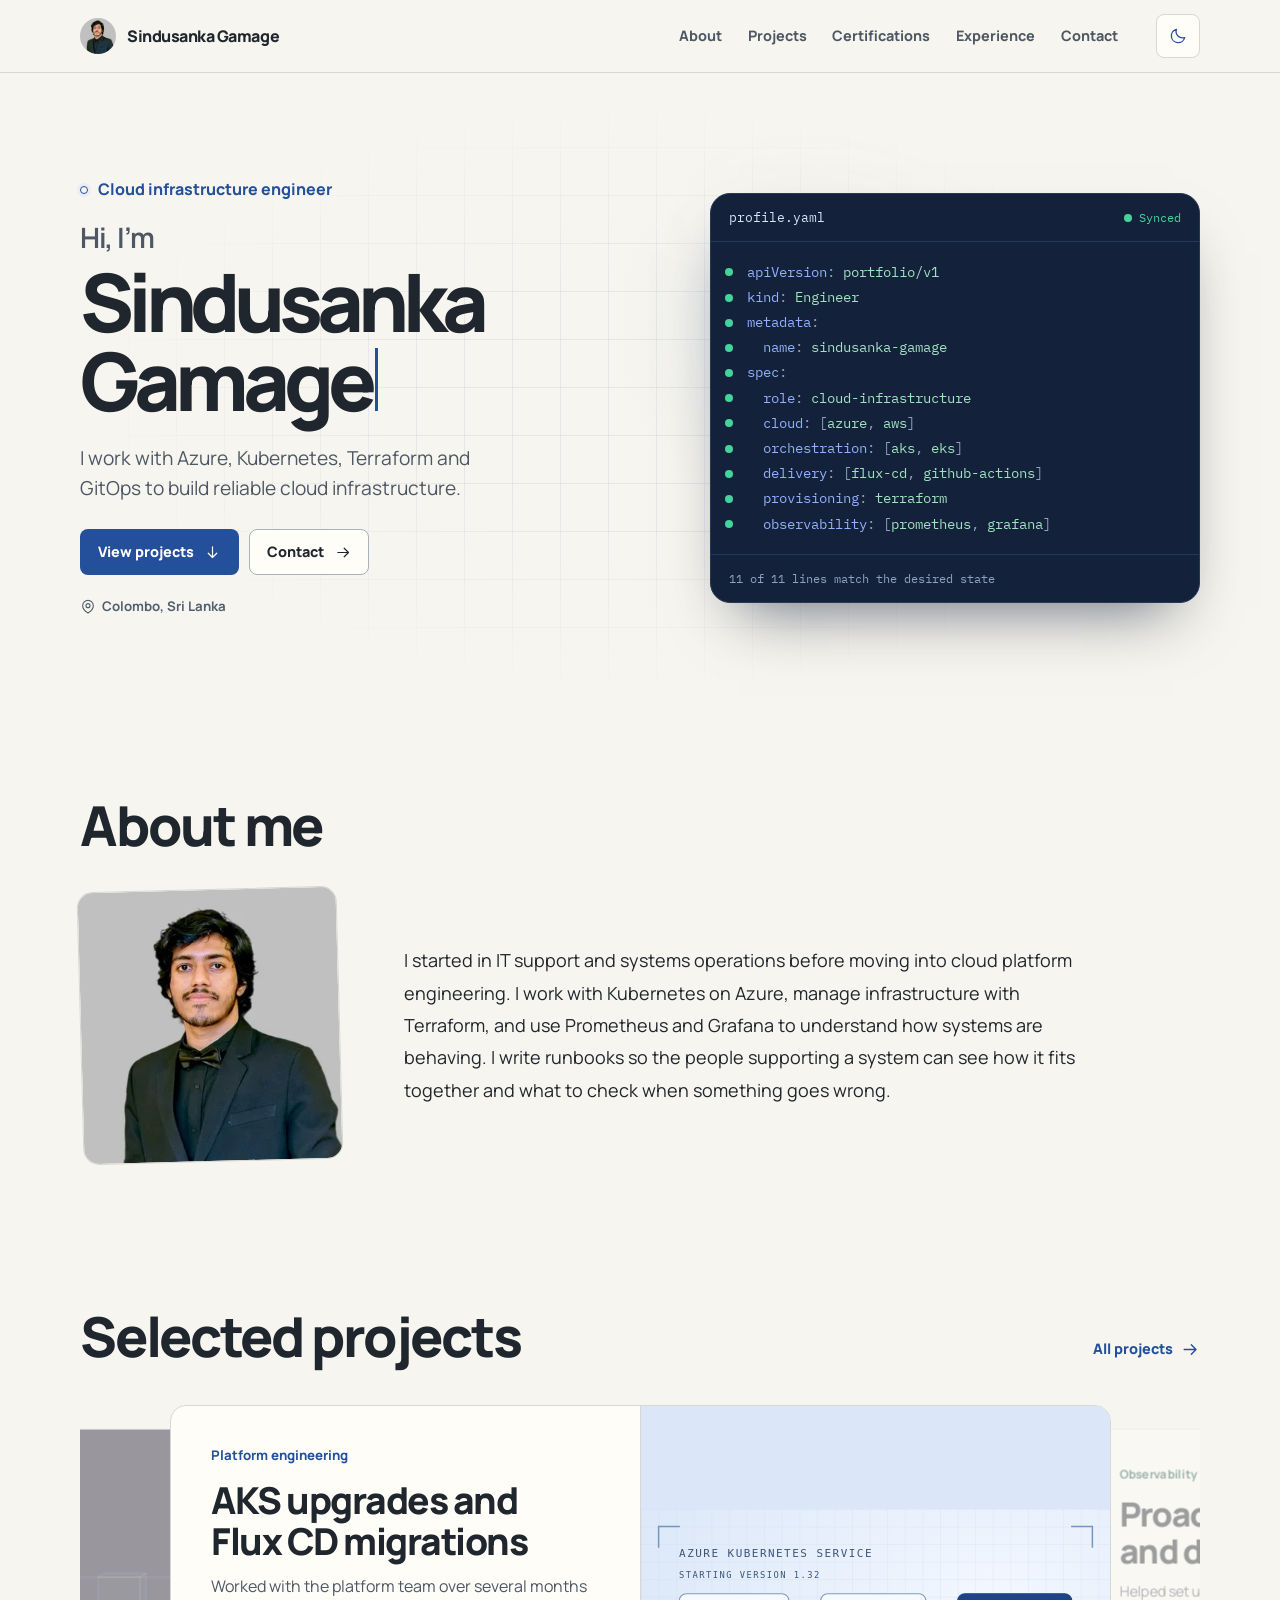
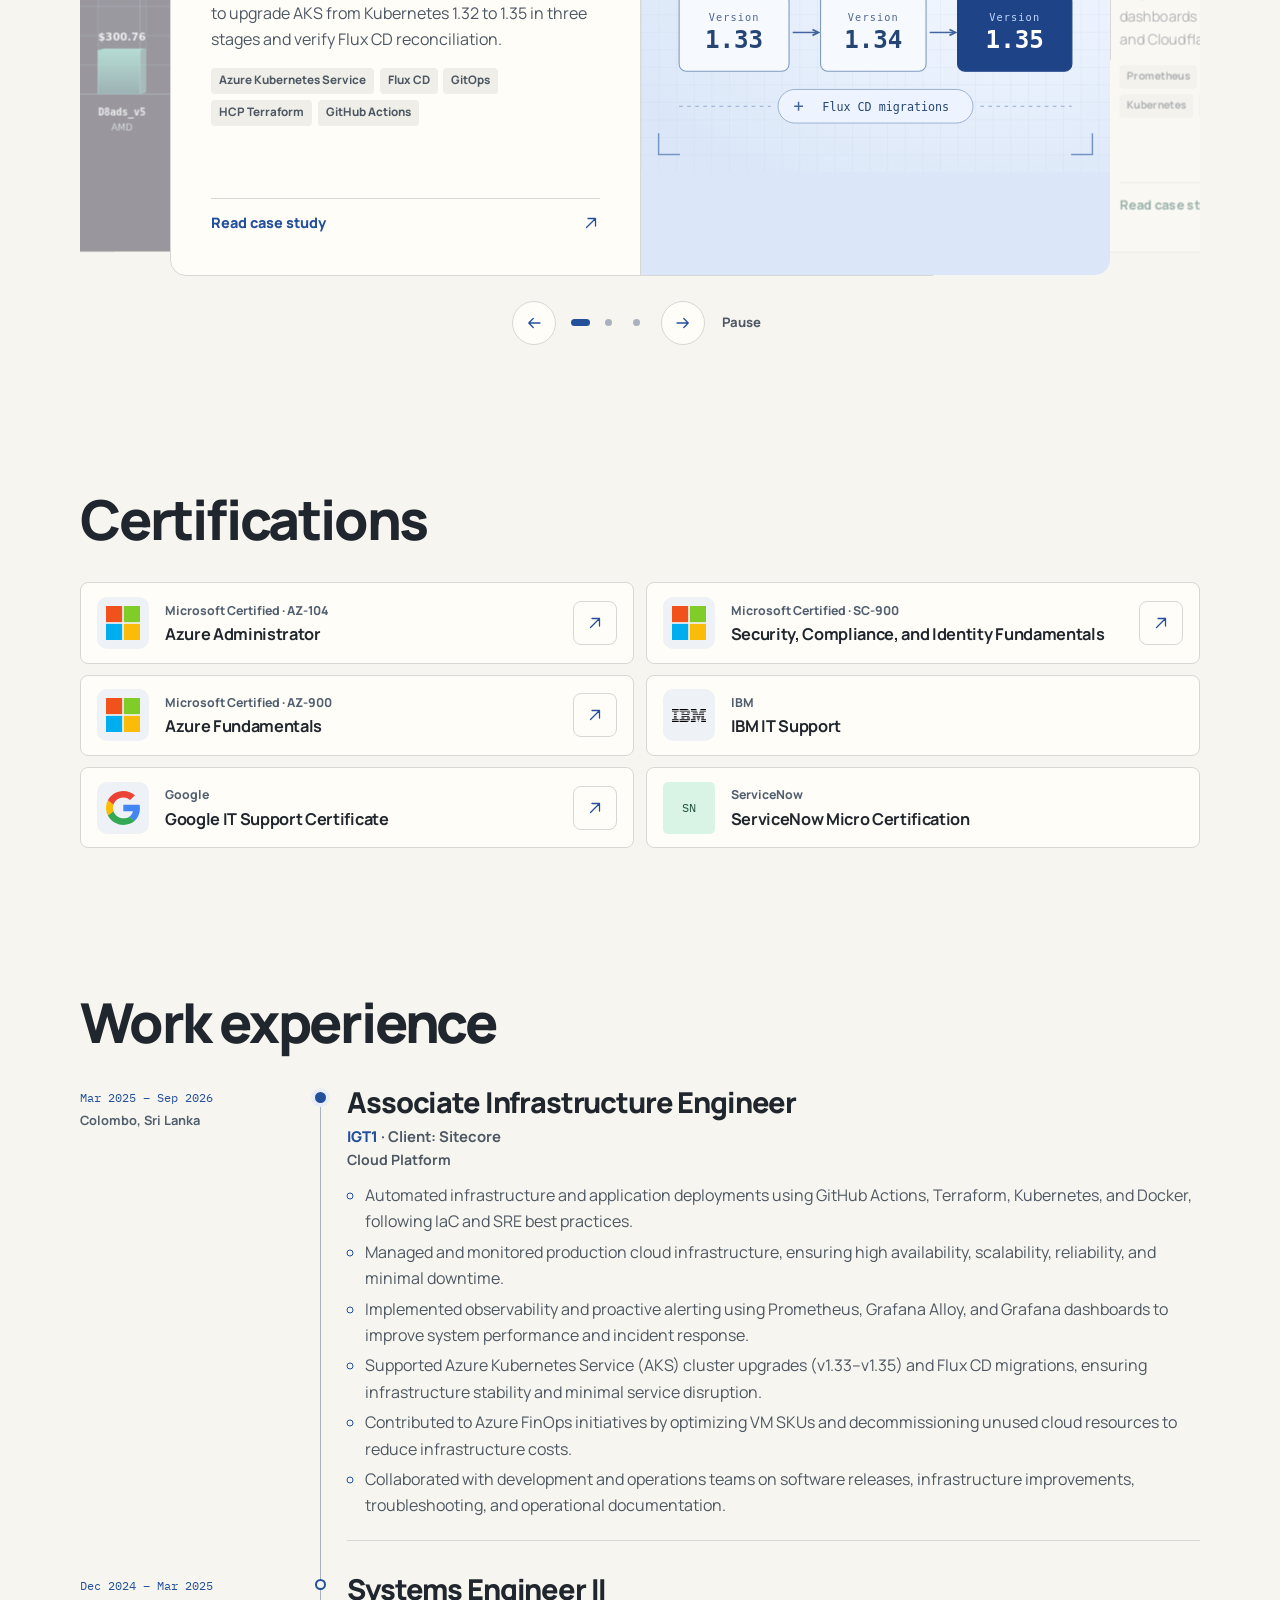
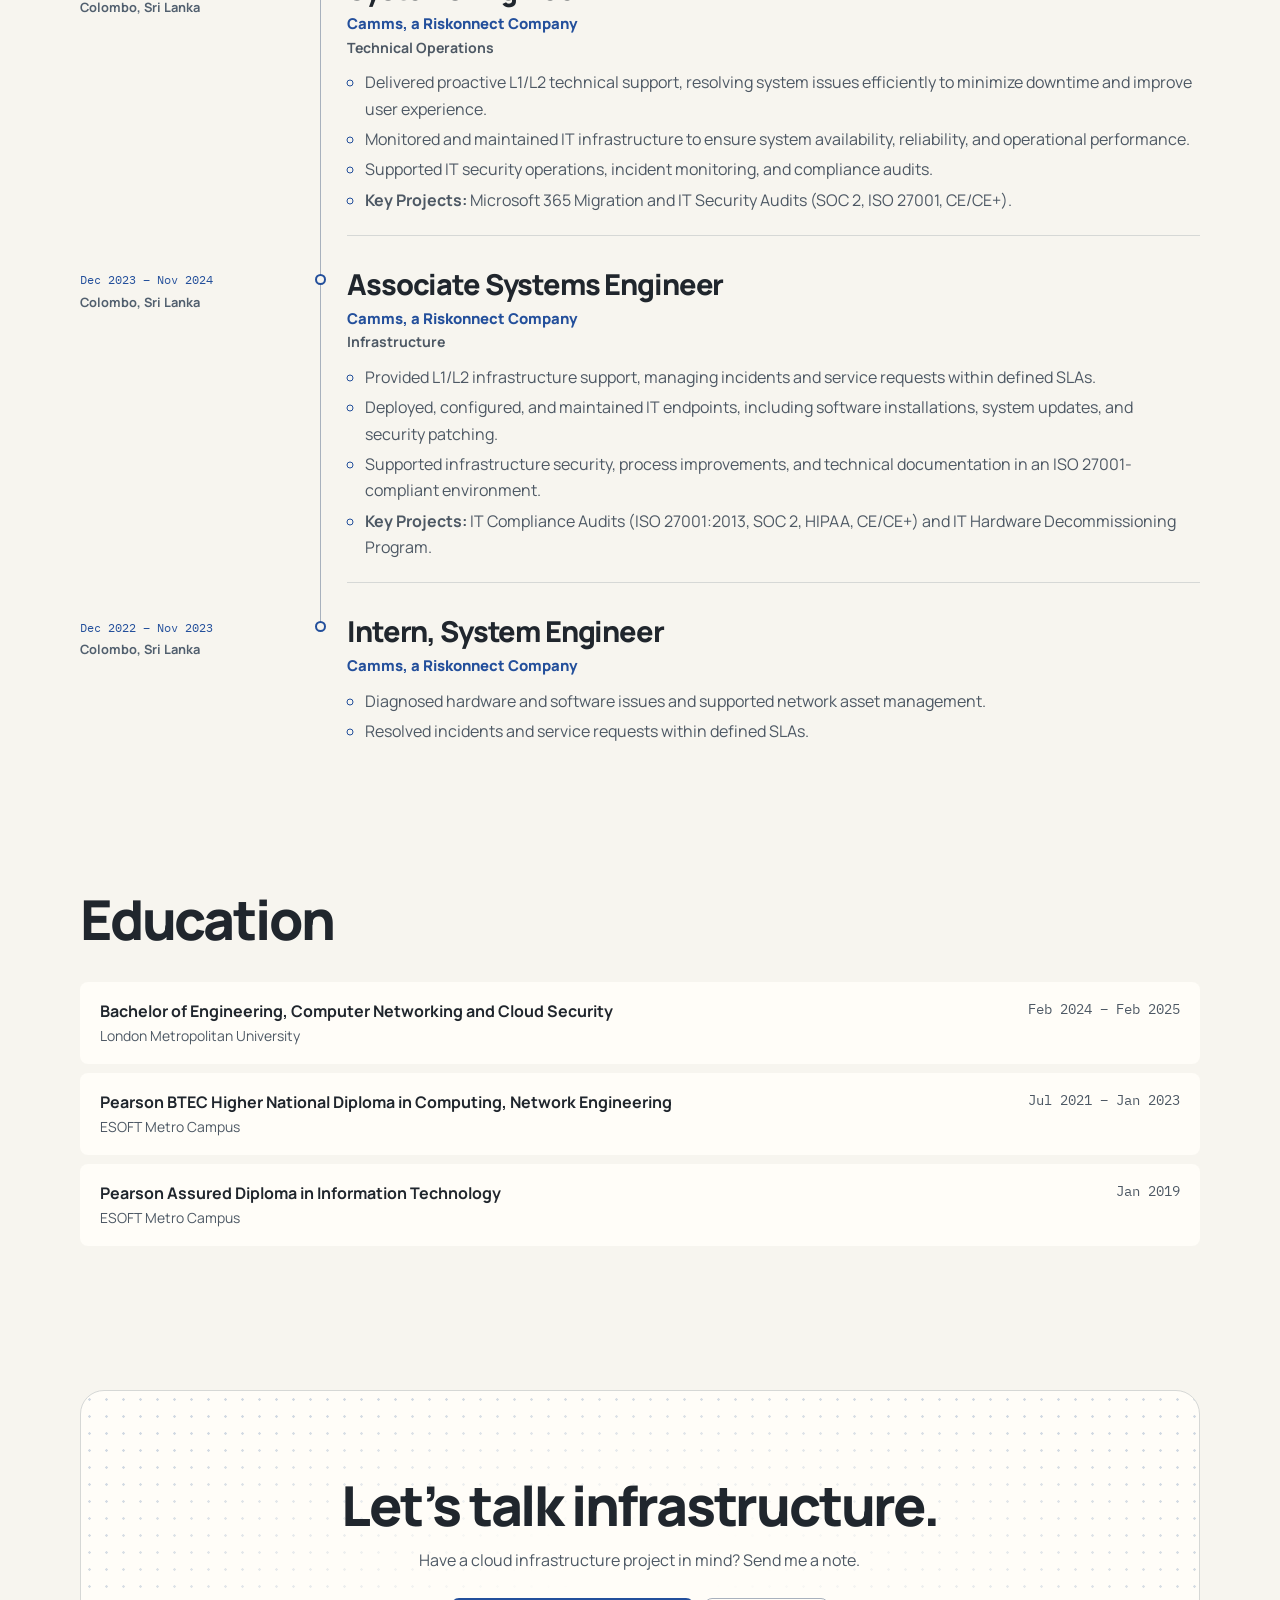
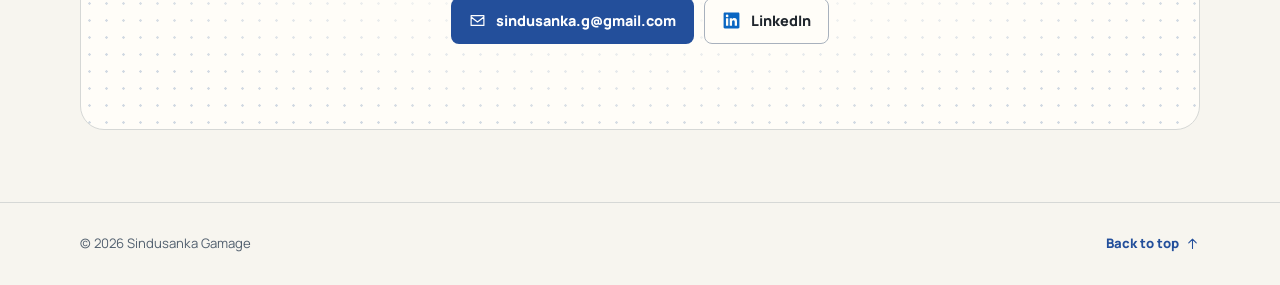
<file: index.html>
<!DOCTYPE html><html lang="en" id="top"><head><meta charset="utf-8"><meta name="viewport" content="width=device-width, initial-scale=1"><meta name="theme-color" content="#f7f5ef"><meta name="description" content="Cloud infrastructure engineer in Colombo, Sri Lanka. Working with Azure, Kubernetes, Terraform, GitOps and observability."><meta name="author" content="Sindusanka Gamage"><title>Sindusanka Gamage | Cloud infrastructure engineer</title><link rel="canonical" href="https://sindusanka.live/"><meta property="og:type" content="website"><meta property="og:title" content="Sindusanka Gamage | Cloud infrastructure engineer"><meta property="og:description" content="Cloud infrastructure engineer in Colombo, Sri Lanka. Working with Azure, Kubernetes, Terraform, GitOps and observability."><meta property="og:url" content="https://sindusanka.live/"><meta property="og:image" content="https://sindusanka.live/social.png"><meta property="og:image:width" content="1200"><meta property="og:image:height" content="630"><meta property="og:image:alt" content="Sindusanka Gamage, cloud infrastructure engineer, on a blue grid background"><meta name="twitter:card" content="summary_large_image"><link rel="icon" href="/favicon.svg" type="image/svg+xml"><script>
      try {
        if (localStorage.getItem('portfolio-theme') === 'dark') {
          document.documentElement.dataset.theme = 'dark';
          document.querySelector('meta[name="theme-color"]').content = '#121821';
        }
      } catch {}
    </script><link rel="stylesheet" href="/_astro/Base.CoAA3Rdn.css"><link rel="stylesheet" href="/_astro/index.Bq7iFJqW.css"></head><body><a class="skip-link" href="#main">Skip to content</a><header class="site-header"><div class="shell header-inner"><a class="brand" href="/" aria-label="Sindusanka Gamage — home"><img class="brand-mark" src="/about-portrait.webp" alt="" width="36" height="36"><span>Sindusanka Gamage</span></a><nav class="desktop-nav" aria-label="Primary"><a href="/#about">About</a><a href="/#projects">Projects</a><a href="/#certifications">Certifications</a><a href="/#experience">Experience</a><a href="/#contact">Contact</a></nav><div class="header-controls"><button type="button" class="icon-button theme-control" aria-label="Switch to dark mode" data-theme-toggle hidden><svg class="theme-moon" aria-hidden="true" width="18" height="18" viewBox="0 0 24 24" fill="none" stroke="currentColor" stroke-width="1.7" stroke-linecap="round" stroke-linejoin="round"><path d="M20.9 14.1A8.7 8.7 0 0 1 9.9 3.1 9 9 0 1 0 20.9 14.1Z"></path></svg><svg class="theme-sun" aria-hidden="true" width="18" height="18" viewBox="0 0 24 24" fill="none" stroke="currentColor" stroke-width="1.7" stroke-linecap="round" stroke-linejoin="round"><path d="M12 2v2m0 16v2M2 12h2m16 0h2M4.9 4.9l1.4 1.4m11.4 11.4 1.4 1.4m0-14.2-1.4 1.4M6.3 17.7l-1.4 1.4M16 12a4 4 0 1 1-8 0 4 4 0 0 1 8 0Z"></path></svg></button><details class="mobile-nav" data-mobile-menu><summary class="icon-button" aria-label="Navigation menu"><svg class="menu-open-icon" aria-hidden="true" width="18" height="18" viewBox="0 0 24 24" fill="none" stroke="currentColor" stroke-width="1.7" stroke-linecap="round" stroke-linejoin="round"><path d="M4 8h16M4 16h16"></path></svg><svg class="menu-close-icon" aria-hidden="true" width="18" height="18" viewBox="0 0 24 24" fill="none" stroke="currentColor" stroke-width="1.7" stroke-linecap="round" stroke-linejoin="round"><path d="m6 6 12 12M6 18 18 6"></path></svg></summary><nav aria-label="Primary"><a href="/#about">About</a><a href="/#projects">Projects</a><a href="/#certifications">Certifications</a><a href="/#experience">Experience</a><a href="/#contact">Contact</a></nav></details></div></div></header><script type="module">var e=document.querySelector(`[data-mobile-menu]`),t=e?.querySelector(`summary`);e?.querySelectorAll(`nav a`).forEach(n=>{n.addEventListener(`click`,()=>{e.open=!1,t?.focus({preventScroll:!0})})}),e?.addEventListener(`keydown`,n=>{n.key===`Escape`&&e.open&&(e.open=!1,t?.focus())});var n=document.querySelector(`[data-theme-toggle]`),r=document.documentElement,i=document.querySelector(`meta[name="theme-color"]`);if(n){let e=()=>{let e=r.dataset.theme===`dark`?`light`:`dark`;n.setAttribute(`aria-label`,`Switch to ${e} mode`)};e(),n.hidden=!1,n.addEventListener(`click`,()=>{let t=r.dataset.theme===`dark`?`light`:`dark`;r.dataset.theme=t,i&&(i.content=t===`dark`?`#121821`:`#f7f5ef`),e();try{localStorage.setItem(`portfolio-theme`,t)}catch{}})}</script><main id="main" tabindex="-1"><section class="shell hero" aria-labelledby="intro-heading"><div class="hero-grid-background" aria-hidden="true"></div><div class="hero-copy"><p class="eyebrow hero-eyebrow"><span aria-hidden="true"></span>Cloud infrastructure engineer</p><h1 id="intro-heading" aria-label="Hi, I’m Sindusanka Gamage"><span aria-hidden="true">Hi, I’m</span><strong class="name-line" aria-hidden="true">Sindusanka</strong><em class="name-line" aria-hidden="true">Gamage</em></h1><p class="hero-description">I work with Azure, Kubernetes, Terraform and GitOps to build reliable cloud infrastructure.</p><div class="hero-actions flex flex-wrap"><a class="button primary-button" href="#projects">View projects <svg aria-hidden="true" width="17" height="17" viewBox="0 0 24 24" fill="none" stroke="currentColor" stroke-width="1.7" stroke-linecap="round" stroke-linejoin="round"><path d="M12 4v15m-6-6 6 6 6-6"></path></svg></a><a class="button secondary-button" href="#contact">Contact <svg aria-hidden="true" width="17" height="17" viewBox="0 0 24 24" fill="none" stroke="currentColor" stroke-width="1.7" stroke-linecap="round" stroke-linejoin="round"><path d="M4 12h15m-6-6 6 6-6 6"></path></svg></a></div><p class="location"><svg aria-hidden="true" width="16" height="16" viewBox="0 0 24 24" fill="none" stroke="currentColor" stroke-width="1.7" stroke-linecap="round" stroke-linejoin="round"><path d="M20 10c0 6-8 11-8 11S4 16 4 10a8 8 0 0 1 16 0Zm-5 0a3 3 0 1 1-6 0 3 3 0 0 1 6 0Z"></path></svg> Colombo, Sri Lanka</p></div><figure class="manifest" aria-label="Profile YAML illustration" style="--line-count: 11" data-astro-cid-53fjrrnv><figcaption class="manifest-bar" data-astro-cid-53fjrrnv><span data-astro-cid-53fjrrnv>profile.yaml</span><span class="swap" data-astro-cid-53fjrrnv><span class="status status-pending pending" aria-hidden="true" data-astro-cid-53fjrrnv>Reconciling</span><span class="status status-synced settled" data-astro-cid-53fjrrnv>Synced</span></span></figcaption><ol class="manifest-lines" role="list" data-astro-cid-53fjrrnv><li class="manifest-line" style="--line-index: 0" data-astro-cid-53fjrrnv><span class="line-dot" aria-hidden="true" data-astro-cid-53fjrrnv></span><code class="line-text" data-astro-cid-53fjrrnv><span class="yaml-key" data-astro-cid-53fjrrnv>apiVersion</span><span class="yaml-punctuation" data-astro-cid-53fjrrnv>:</span><span class="yaml-value" data-astro-cid-53fjrrnv> portfolio/v1</span></code></li><li class="manifest-line" style="--line-index: 1" data-astro-cid-53fjrrnv><span class="line-dot" aria-hidden="true" data-astro-cid-53fjrrnv></span><code class="line-text" data-astro-cid-53fjrrnv><span class="yaml-key" data-astro-cid-53fjrrnv>kind</span><span class="yaml-punctuation" data-astro-cid-53fjrrnv>:</span><span class="yaml-value" data-astro-cid-53fjrrnv> Engineer</span></code></li><li class="manifest-line" style="--line-index: 2" data-astro-cid-53fjrrnv><span class="line-dot" aria-hidden="true" data-astro-cid-53fjrrnv></span><code class="line-text" data-astro-cid-53fjrrnv><span class="yaml-key" data-astro-cid-53fjrrnv>metadata</span><span class="yaml-punctuation" data-astro-cid-53fjrrnv>:</span></code></li><li class="manifest-line" style="--line-index: 3" data-astro-cid-53fjrrnv><span class="line-dot" aria-hidden="true" data-astro-cid-53fjrrnv></span><code class="line-text" data-astro-cid-53fjrrnv><span class="yaml-key" data-astro-cid-53fjrrnv>  name</span><span class="yaml-punctuation" data-astro-cid-53fjrrnv>:</span><span class="yaml-value" data-astro-cid-53fjrrnv> sindusanka-gamage</span></code></li><li class="manifest-line" style="--line-index: 4" data-astro-cid-53fjrrnv><span class="line-dot" aria-hidden="true" data-astro-cid-53fjrrnv></span><code class="line-text" data-astro-cid-53fjrrnv><span class="yaml-key" data-astro-cid-53fjrrnv>spec</span><span class="yaml-punctuation" data-astro-cid-53fjrrnv>:</span></code></li><li class="manifest-line" style="--line-index: 5" data-astro-cid-53fjrrnv><span class="line-dot" aria-hidden="true" data-astro-cid-53fjrrnv></span><code class="line-text" data-astro-cid-53fjrrnv><span class="yaml-key" data-astro-cid-53fjrrnv>  role</span><span class="yaml-punctuation" data-astro-cid-53fjrrnv>:</span><span class="yaml-value" data-astro-cid-53fjrrnv> cloud-infrastructure</span></code></li><li class="manifest-line" style="--line-index: 6" data-astro-cid-53fjrrnv><span class="line-dot" aria-hidden="true" data-astro-cid-53fjrrnv></span><code class="line-text" data-astro-cid-53fjrrnv><span class="yaml-key" data-astro-cid-53fjrrnv>  cloud</span><span class="yaml-punctuation" data-astro-cid-53fjrrnv>:</span><span class="yaml-punctuation" data-astro-cid-53fjrrnv> [</span><span class="yaml-value" data-astro-cid-53fjrrnv>azure</span><span class="yaml-punctuation" data-astro-cid-53fjrrnv>, </span><span class="yaml-value" data-astro-cid-53fjrrnv>aws</span><span class="yaml-punctuation" data-astro-cid-53fjrrnv>]</span></code></li><li class="manifest-line" style="--line-index: 7" data-astro-cid-53fjrrnv><span class="line-dot" aria-hidden="true" data-astro-cid-53fjrrnv></span><code class="line-text" data-astro-cid-53fjrrnv><span class="yaml-key" data-astro-cid-53fjrrnv>  orchestration</span><span class="yaml-punctuation" data-astro-cid-53fjrrnv>:</span><span class="yaml-punctuation" data-astro-cid-53fjrrnv> [</span><span class="yaml-value" data-astro-cid-53fjrrnv>aks</span><span class="yaml-punctuation" data-astro-cid-53fjrrnv>, </span><span class="yaml-value" data-astro-cid-53fjrrnv>eks</span><span class="yaml-punctuation" data-astro-cid-53fjrrnv>]</span></code></li><li class="manifest-line" style="--line-index: 8" data-astro-cid-53fjrrnv><span class="line-dot" aria-hidden="true" data-astro-cid-53fjrrnv></span><code class="line-text" data-astro-cid-53fjrrnv><span class="yaml-key" data-astro-cid-53fjrrnv>  delivery</span><span class="yaml-punctuation" data-astro-cid-53fjrrnv>:</span><span class="yaml-punctuation" data-astro-cid-53fjrrnv> [</span><span class="yaml-value" data-astro-cid-53fjrrnv>flux-cd</span><span class="yaml-punctuation" data-astro-cid-53fjrrnv>, </span><span class="yaml-value" data-astro-cid-53fjrrnv>github-actions</span><span class="yaml-punctuation" data-astro-cid-53fjrrnv>]</span></code></li><li class="manifest-line" style="--line-index: 9" data-astro-cid-53fjrrnv><span class="line-dot" aria-hidden="true" data-astro-cid-53fjrrnv></span><code class="line-text" data-astro-cid-53fjrrnv><span class="yaml-key" data-astro-cid-53fjrrnv>  provisioning</span><span class="yaml-punctuation" data-astro-cid-53fjrrnv>:</span><span class="yaml-value" data-astro-cid-53fjrrnv> terraform</span></code></li><li class="manifest-line" style="--line-index: 10" data-astro-cid-53fjrrnv><span class="line-dot" aria-hidden="true" data-astro-cid-53fjrrnv></span><code class="line-text" data-astro-cid-53fjrrnv><span class="yaml-key" data-astro-cid-53fjrrnv>  observability</span><span class="yaml-punctuation" data-astro-cid-53fjrrnv>:</span><span class="yaml-punctuation" data-astro-cid-53fjrrnv> [</span><span class="yaml-value" data-astro-cid-53fjrrnv>prometheus</span><span class="yaml-punctuation" data-astro-cid-53fjrrnv>, </span><span class="yaml-value" data-astro-cid-53fjrrnv>grafana</span><span class="yaml-punctuation" data-astro-cid-53fjrrnv>]</span></code></li></ol><div class="manifest-footer" data-astro-cid-53fjrrnv><span class="swap" data-astro-cid-53fjrrnv><span class="pending" aria-hidden="true" data-astro-cid-53fjrrnv>Applying 11 lines</span><span class="settled" data-astro-cid-53fjrrnv>11 of 11 lines match the desired state</span></span></div></figure></section><section class="shell page-section" id="about" aria-labelledby="about-heading"><div class="section-heading"><h2 id="about-heading">About me</h2></div><div class="about-grid"><div class="about-gallery" role="group" aria-label="About Me photos"><div class="about-photo-frame"><img src="/about-portrait.webp" alt="Portrait of Sindusanka Gamage" width="384" height="374" data-photo-active="true" loading="lazy" decoding="async"><img src="/about-photos/0094.webp" alt="Sindusanka Gamage beside a Microsoft sign" width="640" height="640" aria-hidden="true" loading="lazy" decoding="async"><img src="/about-photos/6865.webp" alt="Sindusanka Gamage working at a desk with a laptop and monitor" width="640" height="640" aria-hidden="true" loading="lazy" decoding="async"><img src="/about-photos/6495.webp" alt="Sindusanka Gamage in graduation robes holding a certificate tube" width="640" height="640" aria-hidden="true" loading="lazy" decoding="async"><button class="about-photo-next" type="button" data-photo-next aria-label="Show next photo" hidden></button></div><button class="carousel-pause about-photo-pause" type="button" data-photo-pause aria-label="Pause photo rotation" hidden>Pause</button><span class="sr-only" data-photo-status role="status"></span></div><p class="bio" id="stack">I started in IT support and systems operations before moving into cloud platform engineering. I work with Kubernetes on Azure, manage infrastructure with Terraform, and use Prometheus and Grafana to understand how systems are behaving. I write runbooks so the people supporting a system can see how it fits together and what to check when something goes wrong.</p></div></section><section class="shell page-section" id="projects" aria-labelledby="projects-heading"><div class="section-heading"><h2 id="projects-heading">Selected projects</h2><a href="/projects/" class="text-link section-link">All projects <svg aria-hidden="true" width="19" height="19" viewBox="0 0 24 24" fill="none" stroke="currentColor" stroke-width="1.7" stroke-linecap="round" stroke-linejoin="round"><path d="M4 12h15m-6-6 6 6-6 6"></path></svg></a></div><div class="project-grid" id="project-slides"><article class="project-card project-featured"><div class="project-content"><p class="project-meta"><span class="project-number">01</span>Platform engineering</p><h3>AKS upgrades and Flux CD migrations</h3><p class="project-summary">Worked with the platform team over several months to upgrade AKS from Kubernetes 1.32 to 1.35 in three stages and verify Flux CD reconciliation.</p><ul class="tags" aria-label="Technologies"><li>Azure Kubernetes Service</li><li>Flux CD</li><li>GitOps</li><li>HCP Terraform</li><li>GitHub Actions</li></ul><a class="project-link text-link" href="/projects/aks-upgrades-flux-migrations/" aria-label="Read case study: AKS upgrades and Flux CD migrations">Read case study <svg aria-hidden="true" width="18" height="18" viewBox="0 0 24 24" fill="none" stroke="currentColor" stroke-width="1.7" stroke-linecap="round" stroke-linejoin="round"><path d="M6 18 18 6M8 6h10v10"></path></svg></a></div><div class="project-media"><img src="/project-media/aks-upgrades-flux-migrations/aks-upgrade-sequence.svg" alt="Three AKS upgrades from 1.32 to 1.33, 1.34, and 1.35, with Flux CD on a separate track." width="640" height="360" loading="eager" decoding="async"></div></article><article class="project-card" data-tone="teal"><div class="project-content"><p class="project-meta"><span class="project-number">02</span>Observability</p><h3>Proactive alerting and dashboards</h3><p class="project-summary">Helped set up Prometheus alerts and built Grafana dashboards to track production infrastructure health and Cloudflare Workers metrics.</p><ul class="tags" aria-label="Technologies"><li>Prometheus</li><li>Grafana Alloy</li><li>Grafana</li><li>Azure</li><li>Linux</li><li>Kubernetes</li><li>PromQL</li></ul><a class="project-link text-link" href="/projects/proactive-alerting-dashboards/" aria-label="Read case study: Proactive alerting and dashboards">Read case study <svg aria-hidden="true" width="18" height="18" viewBox="0 0 24 24" fill="none" stroke="currentColor" stroke-width="1.7" stroke-linecap="round" stroke-linejoin="round"><path d="M6 18 18 6M8 6h10v10"></path></svg></a></div><div class="project-media"><img src="/project-media/proactive-alerting-dashboards/monitoring-flow.svg" alt="Monitoring flow diagram showing Grafana Alloy and Prometheus connected to alerts and Grafana dashboards." width="640" height="360" loading="lazy" decoding="async"></div></article><article class="project-card" data-tone="amber"><div class="project-content"><p class="project-meta"><span class="project-number">03</span>Cloud efficiency</p><h3>FinOps cost optimization</h3><p class="project-summary">Evaluated Intel and AMD VM options for Azure Kubernetes Service, supported SKU migrations, and decommissioned unused Azure resources. The comparison identified estimated per-node compute savings of 50–54%.</p><ul class="tags" aria-label="Technologies"><li>Azure Kubernetes Service</li><li>Azure Virtual Machines</li><li>Kubernetes</li><li>FinOps</li></ul><a class="project-link text-link" href="/projects/finops-cost-optimization/" aria-label="Read case study: FinOps cost optimization">Read case study <svg aria-hidden="true" width="18" height="18" viewBox="0 0 24 24" fill="none" stroke="currentColor" stroke-width="1.7" stroke-linecap="round" stroke-linejoin="round"><path d="M6 18 18 6M8 6h10v10"></path></svg></a></div><div class="project-media" style="--diagram-surface: #18172d"><img src="/project-media/finops-cost-optimization/azure-resource-lifecycle.svg" alt="Estimated monthly compute cost per AKS node in USD. Original Intel D16d_v5, $659.92, baseline. Smaller Intel D8d_v5, $329.96, 50.0% lower. Proposed AMD D8ads_v5, $300.76, 54.4% lower." width="640" height="385" loading="lazy" decoding="async"></div></article></div><div class="carousel-controls" hidden><button class="icon-button" type="button" data-project-prev aria-label="Previous project" aria-controls="project-slides"><svg aria-hidden="true" width="18" height="18" viewBox="0 0 24 24" fill="none" stroke="currentColor" stroke-width="1.7" stroke-linecap="round" stroke-linejoin="round"><path d="M20 12H5m6 6-6-6 6-6"></path></svg></button><div class="carousel-dots" role="group" aria-label="Choose a project"><button class="carousel-dot" type="button" data-project-index="0" aria-label="Show AKS upgrades and Flux CD migrations" aria-controls="project-slides"></button><button class="carousel-dot" type="button" data-project-index="1" aria-label="Show Proactive alerting and dashboards" aria-controls="project-slides"></button><button class="carousel-dot" type="button" data-project-index="2" aria-label="Show FinOps cost optimization" aria-controls="project-slides"></button></div><button class="icon-button" type="button" data-project-next aria-label="Next project" aria-controls="project-slides"><svg aria-hidden="true" width="18" height="18" viewBox="0 0 24 24" fill="none" stroke="currentColor" stroke-width="1.7" stroke-linecap="round" stroke-linejoin="round"><path d="M4 12h15m-6-6 6 6-6 6"></path></svg></button><button class="carousel-pause" type="button" data-project-pause>Pause</button><span class="sr-only" data-project-status role="status"></span></div></section><section class="shell page-section" id="certifications" aria-labelledby="certifications-heading"><div class="section-heading"><h2 id="certifications-heading">Certifications</h2></div><ul class="credential-list"><li class="credential credential-verification"><span class="credential-mark vendor-mark" aria-hidden="true"><img src="/brand-marks/microsoft.svg" alt="" width="34" height="34" loading="lazy"></span><div><p class="credential-issuer">Microsoft Certified · AZ-104</p><h3>Azure Administrator</h3></div><a class="icon-button credential-link" href="https://learn.microsoft.com/en-us/users/sindusankagamage-5393/credentials/fe0afcee2a43fc0?sharingId=E54D55DA1693CB" aria-label="Verify Azure Administrator (AZ-104)" title="Verify certification"><svg aria-hidden="true" width="18" height="18" viewBox="0 0 24 24" fill="none" stroke="currentColor" stroke-width="1.7" stroke-linecap="round" stroke-linejoin="round"><path d="M6 18 18 6M8 6h10v10"></path></svg></a></li><li class="credential credential-verification"><span class="credential-mark vendor-mark" aria-hidden="true"><img src="/brand-marks/microsoft.svg" alt="" width="34" height="34" loading="lazy"></span><div><p class="credential-issuer">Microsoft Certified · SC-900</p><h3>Security, Compliance, and Identity Fundamentals</h3></div><a class="icon-button credential-link" href="https://learn.microsoft.com/api/credentials/share/en-us/SindusankaGamage-5393/10CE045014F07CF3?sharingId=E54D55DA1693CB" aria-label="Verify Security, Compliance, and Identity Fundamentals (SC-900)" title="Verify certification"><svg aria-hidden="true" width="18" height="18" viewBox="0 0 24 24" fill="none" stroke="currentColor" stroke-width="1.7" stroke-linecap="round" stroke-linejoin="round"><path d="M6 18 18 6M8 6h10v10"></path></svg></a></li><li class="credential credential-verification"><span class="credential-mark vendor-mark" aria-hidden="true"><img src="/brand-marks/microsoft.svg" alt="" width="34" height="34" loading="lazy"></span><div><p class="credential-issuer">Microsoft Certified · AZ-900</p><h3>Azure Fundamentals</h3></div><a class="icon-button credential-link" href="https://learn.microsoft.com/api/credentials/share/en-us/SindusankaGamage-5393/E93A1FEFFF891DFF?sharingId=E54D55DA1693CB" aria-label="Verify Azure Fundamentals (AZ-900)" title="Verify certification"><svg aria-hidden="true" width="18" height="18" viewBox="0 0 24 24" fill="none" stroke="currentColor" stroke-width="1.7" stroke-linecap="round" stroke-linejoin="round"><path d="M6 18 18 6M8 6h10v10"></path></svg></a></li><li class="credential"><span class="credential-mark vendor-mark" aria-hidden="true"><img src="/brand-marks/ibm.svg" alt="" width="34" height="34" loading="lazy"></span><div><p class="credential-issuer">IBM</p><h3>IBM IT Support</h3></div></li><li class="credential"><span class="credential-mark vendor-mark" aria-hidden="true"><img src="/brand-marks/google.svg" alt="" width="34" height="34" loading="lazy"></span><div><p class="credential-issuer">Google</p><h3>Google IT Support Certificate</h3></div><a class="icon-button credential-link" href="https://grow.google/certificates/it-support/" aria-label="Google IT Support Certificate issuer information" title="Issuer information"><svg aria-hidden="true" width="18" height="18" viewBox="0 0 24 24" fill="none" stroke="currentColor" stroke-width="1.7" stroke-linecap="round" stroke-linejoin="round"><path d="M6 18 18 6M8 6h10v10"></path></svg></a></li><li class="credential"><span class="credential-mark servicenow-mark" aria-hidden="true">SN</span><div><p class="credential-issuer">ServiceNow</p><h3>ServiceNow Micro Certification</h3></div></li></ul></section><section class="shell page-section" id="experience" aria-labelledby="experience-heading"><div class="section-heading"><h2 id="experience-heading">Work experience</h2></div><ol class="timeline"><li class="timeline-entry"><div class="job-date"><span><time datetime="2025-03">Mar 2025</time> – <time datetime="2026-09">Sep 2026</time></span><span>Colombo, Sri Lanka</span></div><div class="job-detail"><h3>Associate Infrastructure Engineer</h3><p class="job-employer">IGT1<span> · Client: Sitecore</span></p><p class="job-team">Cloud Platform</p><ul><li>Automated infrastructure and application deployments using GitHub Actions, Terraform, Kubernetes, and Docker, following IaC and SRE best practices.</li><li>Managed and monitored production cloud infrastructure, ensuring high availability, scalability, reliability, and minimal downtime.</li><li>Implemented observability and proactive alerting using Prometheus, Grafana Alloy, and Grafana dashboards to improve system performance and incident response.</li><li>Supported Azure Kubernetes Service (AKS) cluster upgrades (v1.33–v1.35) and Flux CD migrations, ensuring infrastructure stability and minimal service disruption.</li><li>Contributed to Azure FinOps initiatives by optimizing VM SKUs and decommissioning unused cloud resources to reduce infrastructure costs.</li><li>Collaborated with development and operations teams on software releases, infrastructure improvements, troubleshooting, and operational documentation.</li></ul></div></li><li class="timeline-entry"><div class="job-date"><span><time datetime="2024-12">Dec 2024</time> – <time datetime="2025-03">Mar 2025</time></span><span>Colombo, Sri Lanka</span></div><div class="job-detail"><h3>Systems Engineer II</h3><p class="job-employer">Camms, a Riskonnect Company</p><p class="job-team">Technical Operations</p><ul><li>Delivered proactive L1/L2 technical support, resolving system issues efficiently to minimize downtime and improve user experience.</li><li>Monitored and maintained IT infrastructure to ensure system availability, reliability, and operational performance.</li><li>Supported IT security operations, incident monitoring, and compliance audits.</li><li><strong>Key Projects:</strong> Microsoft 365 Migration and IT Security Audits (SOC 2, ISO 27001, CE/CE+).</li></ul></div></li><li class="timeline-entry"><div class="job-date"><span><time datetime="2023-12">Dec 2023</time> – <time datetime="2024-11">Nov 2024</time></span><span>Colombo, Sri Lanka</span></div><div class="job-detail"><h3>Associate Systems Engineer</h3><p class="job-employer">Camms, a Riskonnect Company</p><p class="job-team">Infrastructure</p><ul><li>Provided L1/L2 infrastructure support, managing incidents and service requests within defined SLAs.</li><li>Deployed, configured, and maintained IT endpoints, including software installations, system updates, and security patching.</li><li>Supported infrastructure security, process improvements, and technical documentation in an ISO 27001-compliant environment.</li><li><strong>Key Projects:</strong> IT Compliance Audits (ISO 27001:2013, SOC 2, HIPAA, CE/CE+) and IT Hardware Decommissioning Program.</li></ul></div></li><li class="timeline-entry"><div class="job-date"><span><time datetime="2022-12">Dec 2022</time> – <time datetime="2023-11">Nov 2023</time></span><span>Colombo, Sri Lanka</span></div><div class="job-detail"><h3>Intern, System Engineer</h3><p class="job-employer">Camms, a Riskonnect Company</p><ul><li>Diagnosed hardware and software issues and supported network asset management.</li><li>Resolved incidents and service requests within defined SLAs.</li></ul></div></li></ol></section><section class="shell page-section education" id="education" aria-labelledby="education-heading"><div class="section-heading"><h2 id="education-heading">Education</h2></div><ul><li><div><strong>Bachelor of Engineering, Computer Networking and Cloud Security</strong><p>London Metropolitan University</p></div><p class="education-date">Feb 2024 – Feb 2025</p></li><li><div><strong>Pearson BTEC Higher National Diploma in Computing, Network Engineering</strong><p>ESOFT Metro Campus</p></div><p class="education-date">Jul 2021 – Jan 2023</p></li><li><div><strong>Pearson Assured Diploma in Information Technology</strong><p>ESOFT Metro Campus</p></div><p class="education-date">Jan 2019</p></li></ul></section><section class="shell page-section contact-section" id="contact" aria-labelledby="contact-heading"><div class="contact-panel"><div><h2 id="contact-heading">Let’s talk infrastructure.</h2><p class="contact-description">Have a cloud infrastructure project in mind? Send me a note.</p></div><div class="contact-actions"><a class="button primary-button" href="mailto:sindusanka.g@gmail.com"><svg aria-hidden="true" width="17" height="17" viewBox="0 0 24 24" fill="none" stroke="currentColor" stroke-width="1.7" stroke-linecap="round" stroke-linejoin="round"><path d="M3 5h18v14H3zM3 7l9 7 9-7"></path></svg> sindusanka.g@gmail.com</a><a class="button secondary-button" href="https://www.linkedin.com/in/sindusanka-gamage/" rel="me"><svg class="linkedin-logo" aria-hidden="true" viewBox="0 0 24 24" fill="currentColor"><path d="M20.45 2H3.55C2.69 2 2 2.68 2 3.53v16.94C2 21.32 2.69 22 3.55 22h16.9c.86 0 1.55-.68 1.55-1.53V3.53C22 2.68 21.31 2 20.45 2ZM7.93 18.75H4.98V9.2h2.95v9.55ZM6.45 7.9a1.71 1.71 0 1 1 0-3.42 1.71 1.71 0 0 1 0 3.42ZM19 18.75h-2.95V14.1c0-1.11-.02-2.54-1.55-2.54-1.55 0-1.79 1.21-1.79 2.46v4.73H9.76V9.2h2.83v1.31h.04c.39-.74 1.36-1.52 2.79-1.52 2.99 0 3.54 1.97 3.54 4.53v5.23Z"></path></svg> LinkedIn</a></div></div></section></main><footer class="site-footer"><div class="shell footer-inner"><span>© 2026 Sindusanka Gamage</span><a href="#top">Back to top <svg aria-hidden="true" width="15" height="15" viewBox="0 0 24 24" fill="none" stroke="currentColor" stroke-width="1.7" stroke-linecap="round" stroke-linejoin="round"><path d="M12 20V5m-6 6 6-6 6 6"></path></svg></a></div></footer></body></html><script type="module" src="/_astro/index.astro_astro_type_script_index_0_lang.D-JlyvgF.js"></script>
</file>
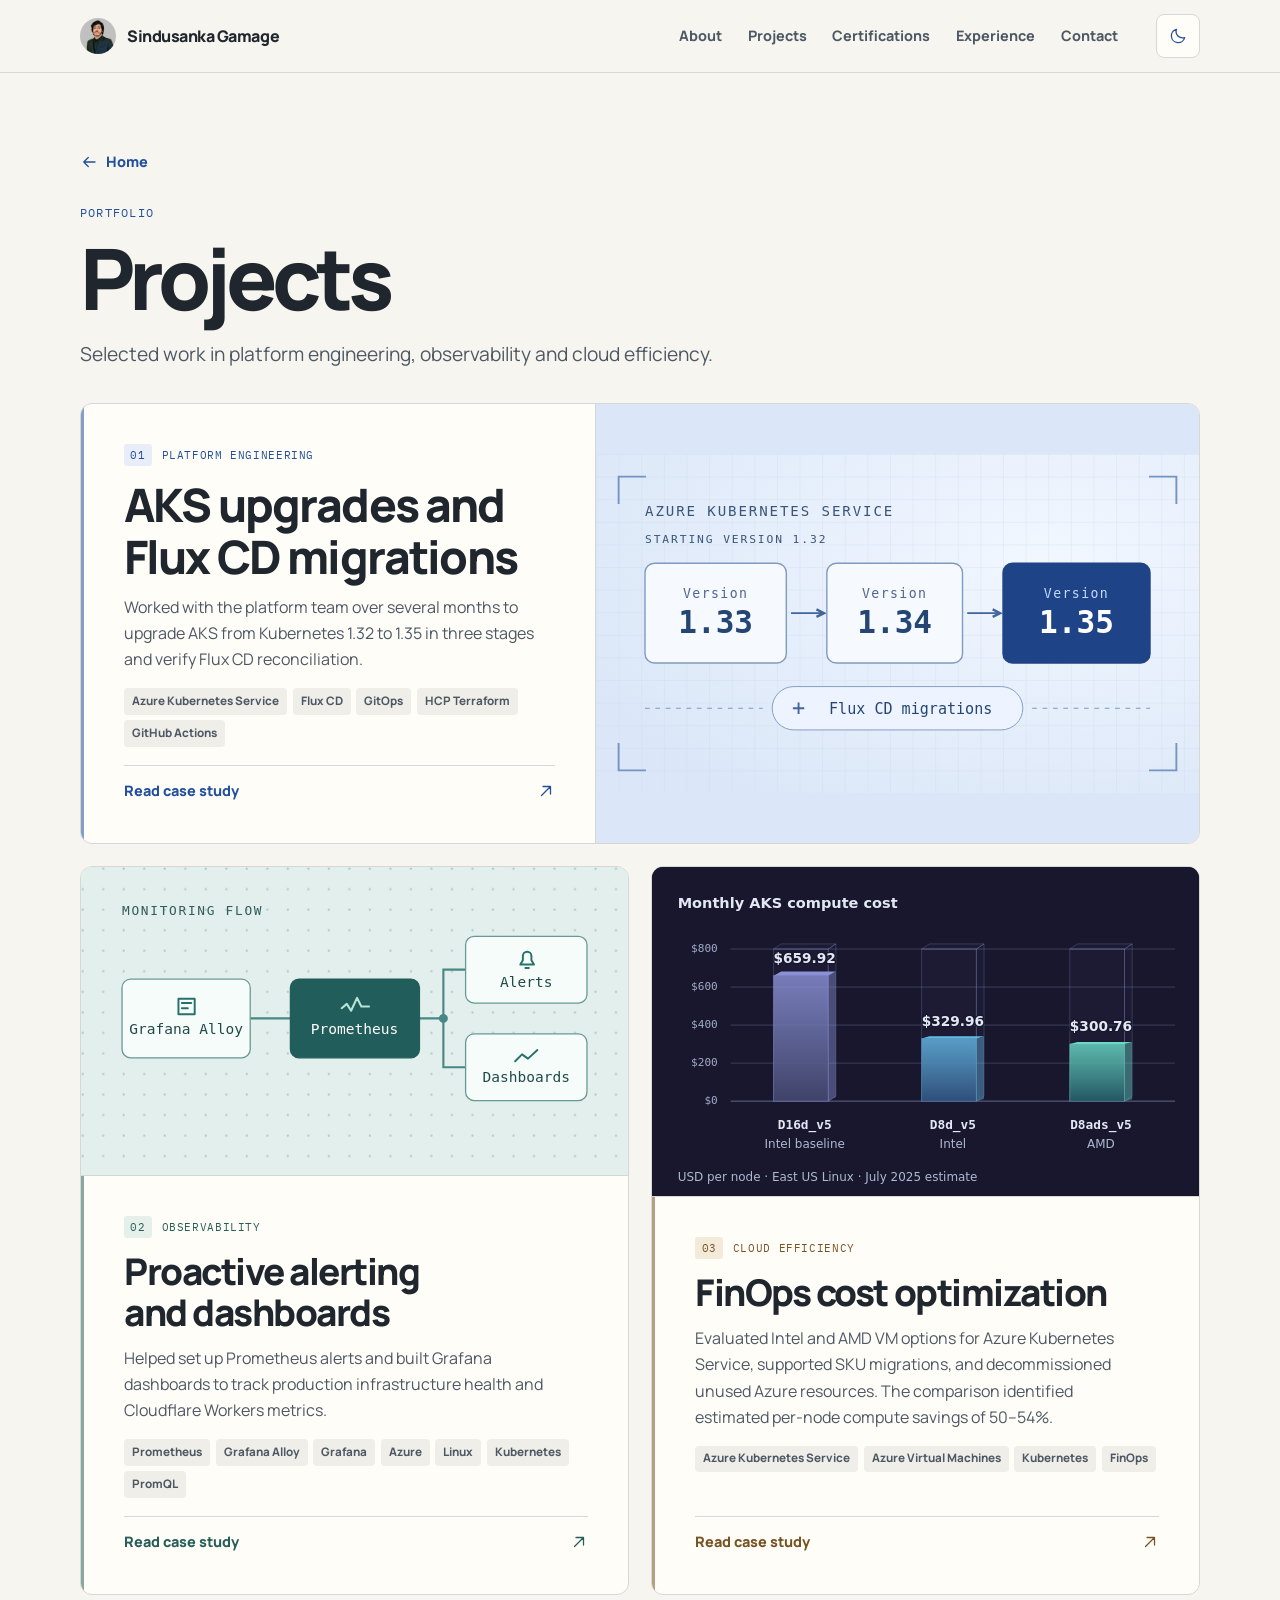
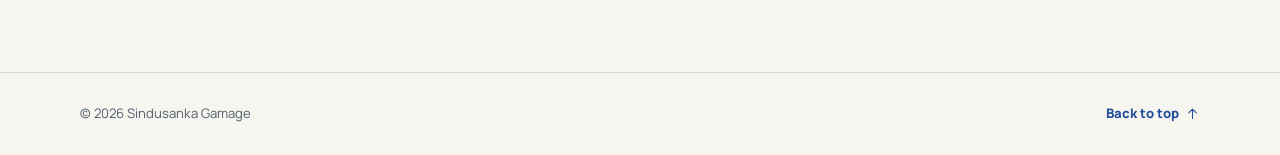
<file: projects/index.html>
<!DOCTYPE html><html lang="en" id="top"><head><meta charset="utf-8"><meta name="viewport" content="width=device-width, initial-scale=1"><meta name="theme-color" content="#f7f5ef"><meta name="description" content="Cloud infrastructure projects in Kubernetes, GitOps, observability and Azure cost optimization."><meta name="author" content="Sindusanka Gamage"><title>Projects | Sindusanka Gamage</title><link rel="canonical" href="https://sindusanka.live/projects/"><meta property="og:type" content="website"><meta property="og:title" content="Projects | Sindusanka Gamage"><meta property="og:description" content="Cloud infrastructure projects in Kubernetes, GitOps, observability and Azure cost optimization."><meta property="og:url" content="https://sindusanka.live/projects/"><meta property="og:image" content="https://sindusanka.live/social.png"><meta property="og:image:width" content="1200"><meta property="og:image:height" content="630"><meta property="og:image:alt" content="Sindusanka Gamage, cloud infrastructure engineer, on a blue grid background"><meta name="twitter:card" content="summary_large_image"><link rel="icon" href="/favicon.svg" type="image/svg+xml"><script>
      try {
        if (localStorage.getItem('portfolio-theme') === 'dark') {
          document.documentElement.dataset.theme = 'dark';
          document.querySelector('meta[name="theme-color"]').content = '#121821';
        }
      } catch {}
    </script><link rel="stylesheet" href="/_astro/Base.CoAA3Rdn.css"></head><body><a class="skip-link" href="#main">Skip to content</a><header class="site-header"><div class="shell header-inner"><a class="brand" href="/" aria-label="Sindusanka Gamage — home"><img class="brand-mark" src="/about-portrait.webp" alt="" width="36" height="36"><span>Sindusanka Gamage</span></a><nav class="desktop-nav" aria-label="Primary"><a href="/#about">About</a><a href="/#projects">Projects</a><a href="/#certifications">Certifications</a><a href="/#experience">Experience</a><a href="/#contact">Contact</a></nav><div class="header-controls"><button type="button" class="icon-button theme-control" aria-label="Switch to dark mode" data-theme-toggle hidden><svg class="theme-moon" aria-hidden="true" width="18" height="18" viewBox="0 0 24 24" fill="none" stroke="currentColor" stroke-width="1.7" stroke-linecap="round" stroke-linejoin="round"><path d="M20.9 14.1A8.7 8.7 0 0 1 9.9 3.1 9 9 0 1 0 20.9 14.1Z"></path></svg><svg class="theme-sun" aria-hidden="true" width="18" height="18" viewBox="0 0 24 24" fill="none" stroke="currentColor" stroke-width="1.7" stroke-linecap="round" stroke-linejoin="round"><path d="M12 2v2m0 16v2M2 12h2m16 0h2M4.9 4.9l1.4 1.4m11.4 11.4 1.4 1.4m0-14.2-1.4 1.4M6.3 17.7l-1.4 1.4M16 12a4 4 0 1 1-8 0 4 4 0 0 1 8 0Z"></path></svg></button><details class="mobile-nav" data-mobile-menu><summary class="icon-button" aria-label="Navigation menu"><svg class="menu-open-icon" aria-hidden="true" width="18" height="18" viewBox="0 0 24 24" fill="none" stroke="currentColor" stroke-width="1.7" stroke-linecap="round" stroke-linejoin="round"><path d="M4 8h16M4 16h16"></path></svg><svg class="menu-close-icon" aria-hidden="true" width="18" height="18" viewBox="0 0 24 24" fill="none" stroke="currentColor" stroke-width="1.7" stroke-linecap="round" stroke-linejoin="round"><path d="m6 6 12 12M6 18 18 6"></path></svg></summary><nav aria-label="Primary"><a href="/#about">About</a><a href="/#projects">Projects</a><a href="/#certifications">Certifications</a><a href="/#experience">Experience</a><a href="/#contact">Contact</a></nav></details></div></div></header><script type="module">var e=document.querySelector(`[data-mobile-menu]`),t=e?.querySelector(`summary`);e?.querySelectorAll(`nav a`).forEach(n=>{n.addEventListener(`click`,()=>{e.open=!1,t?.focus({preventScroll:!0})})}),e?.addEventListener(`keydown`,n=>{n.key===`Escape`&&e.open&&(e.open=!1,t?.focus())});var n=document.querySelector(`[data-theme-toggle]`),r=document.documentElement,i=document.querySelector(`meta[name="theme-color"]`);if(n){let e=()=>{let e=r.dataset.theme===`dark`?`light`:`dark`;n.setAttribute(`aria-label`,`Switch to ${e} mode`)};e(),n.hidden=!1,n.addEventListener(`click`,()=>{let t=r.dataset.theme===`dark`?`light`:`dark`;r.dataset.theme=t,i&&(i.content=t===`dark`?`#121821`:`#f7f5ef`),e();try{localStorage.setItem(`portfolio-theme`,t)}catch{}})}</script><main id="main" tabindex="-1"><div class="shell subpage"><a class="text-link back-link" href="/#projects"><svg aria-hidden="true" width="18" height="18" viewBox="0 0 24 24" fill="none" stroke="currentColor" stroke-width="1.7" stroke-linecap="round" stroke-linejoin="round"><path d="M20 12H5m6 6-6-6 6-6"></path></svg> Home</a><div class="subpage-heading"><p class="eyebrow section-index">Portfolio</p><h1>Projects</h1><p>Selected work in platform engineering, observability and cloud efficiency.</p></div><div class="project-grid"><article class="project-card project-featured"><div class="project-content"><p class="project-meta"><span class="project-number">01</span>Platform engineering</p><h3>AKS upgrades and Flux CD migrations</h3><p class="project-summary">Worked with the platform team over several months to upgrade AKS from Kubernetes 1.32 to 1.35 in three stages and verify Flux CD reconciliation.</p><ul class="tags" aria-label="Technologies"><li>Azure Kubernetes Service</li><li>Flux CD</li><li>GitOps</li><li>HCP Terraform</li><li>GitHub Actions</li></ul><a class="project-link text-link" href="/projects/aks-upgrades-flux-migrations/" aria-label="Read case study: AKS upgrades and Flux CD migrations">Read case study <svg aria-hidden="true" width="18" height="18" viewBox="0 0 24 24" fill="none" stroke="currentColor" stroke-width="1.7" stroke-linecap="round" stroke-linejoin="round"><path d="M6 18 18 6M8 6h10v10"></path></svg></a></div><div class="project-media"><img src="/project-media/aks-upgrades-flux-migrations/aks-upgrade-sequence.svg" alt="Three AKS upgrades from 1.32 to 1.33, 1.34, and 1.35, with Flux CD on a separate track." width="640" height="360" loading="eager" decoding="async"></div></article><article class="project-card" data-tone="teal"><div class="project-content"><p class="project-meta"><span class="project-number">02</span>Observability</p><h3>Proactive alerting and dashboards</h3><p class="project-summary">Helped set up Prometheus alerts and built Grafana dashboards to track production infrastructure health and Cloudflare Workers metrics.</p><ul class="tags" aria-label="Technologies"><li>Prometheus</li><li>Grafana Alloy</li><li>Grafana</li><li>Azure</li><li>Linux</li><li>Kubernetes</li><li>PromQL</li></ul><a class="project-link text-link" href="/projects/proactive-alerting-dashboards/" aria-label="Read case study: Proactive alerting and dashboards">Read case study <svg aria-hidden="true" width="18" height="18" viewBox="0 0 24 24" fill="none" stroke="currentColor" stroke-width="1.7" stroke-linecap="round" stroke-linejoin="round"><path d="M6 18 18 6M8 6h10v10"></path></svg></a></div><div class="project-media"><img src="/project-media/proactive-alerting-dashboards/monitoring-flow.svg" alt="Monitoring flow diagram showing Grafana Alloy and Prometheus connected to alerts and Grafana dashboards." width="640" height="360" loading="lazy" decoding="async"></div></article><article class="project-card" data-tone="amber"><div class="project-content"><p class="project-meta"><span class="project-number">03</span>Cloud efficiency</p><h3>FinOps cost optimization</h3><p class="project-summary">Evaluated Intel and AMD VM options for Azure Kubernetes Service, supported SKU migrations, and decommissioned unused Azure resources. The comparison identified estimated per-node compute savings of 50–54%.</p><ul class="tags" aria-label="Technologies"><li>Azure Kubernetes Service</li><li>Azure Virtual Machines</li><li>Kubernetes</li><li>FinOps</li></ul><a class="project-link text-link" href="/projects/finops-cost-optimization/" aria-label="Read case study: FinOps cost optimization">Read case study <svg aria-hidden="true" width="18" height="18" viewBox="0 0 24 24" fill="none" stroke="currentColor" stroke-width="1.7" stroke-linecap="round" stroke-linejoin="round"><path d="M6 18 18 6M8 6h10v10"></path></svg></a></div><div class="project-media" style="--diagram-surface: #18172d"><img src="/project-media/finops-cost-optimization/azure-resource-lifecycle.svg" alt="Estimated monthly compute cost per AKS node in USD. Original Intel D16d_v5, $659.92, baseline. Smaller Intel D8d_v5, $329.96, 50.0% lower. Proposed AMD D8ads_v5, $300.76, 54.4% lower." width="640" height="385" loading="lazy" decoding="async"></div></article></div></div></main><footer class="site-footer"><div class="shell footer-inner"><span>© 2026 Sindusanka Gamage</span><a href="#top">Back to top <svg aria-hidden="true" width="15" height="15" viewBox="0 0 24 24" fill="none" stroke="currentColor" stroke-width="1.7" stroke-linecap="round" stroke-linejoin="round"><path d="M12 20V5m-6 6 6-6 6 6"></path></svg></a></div></footer></body></html>
</file>
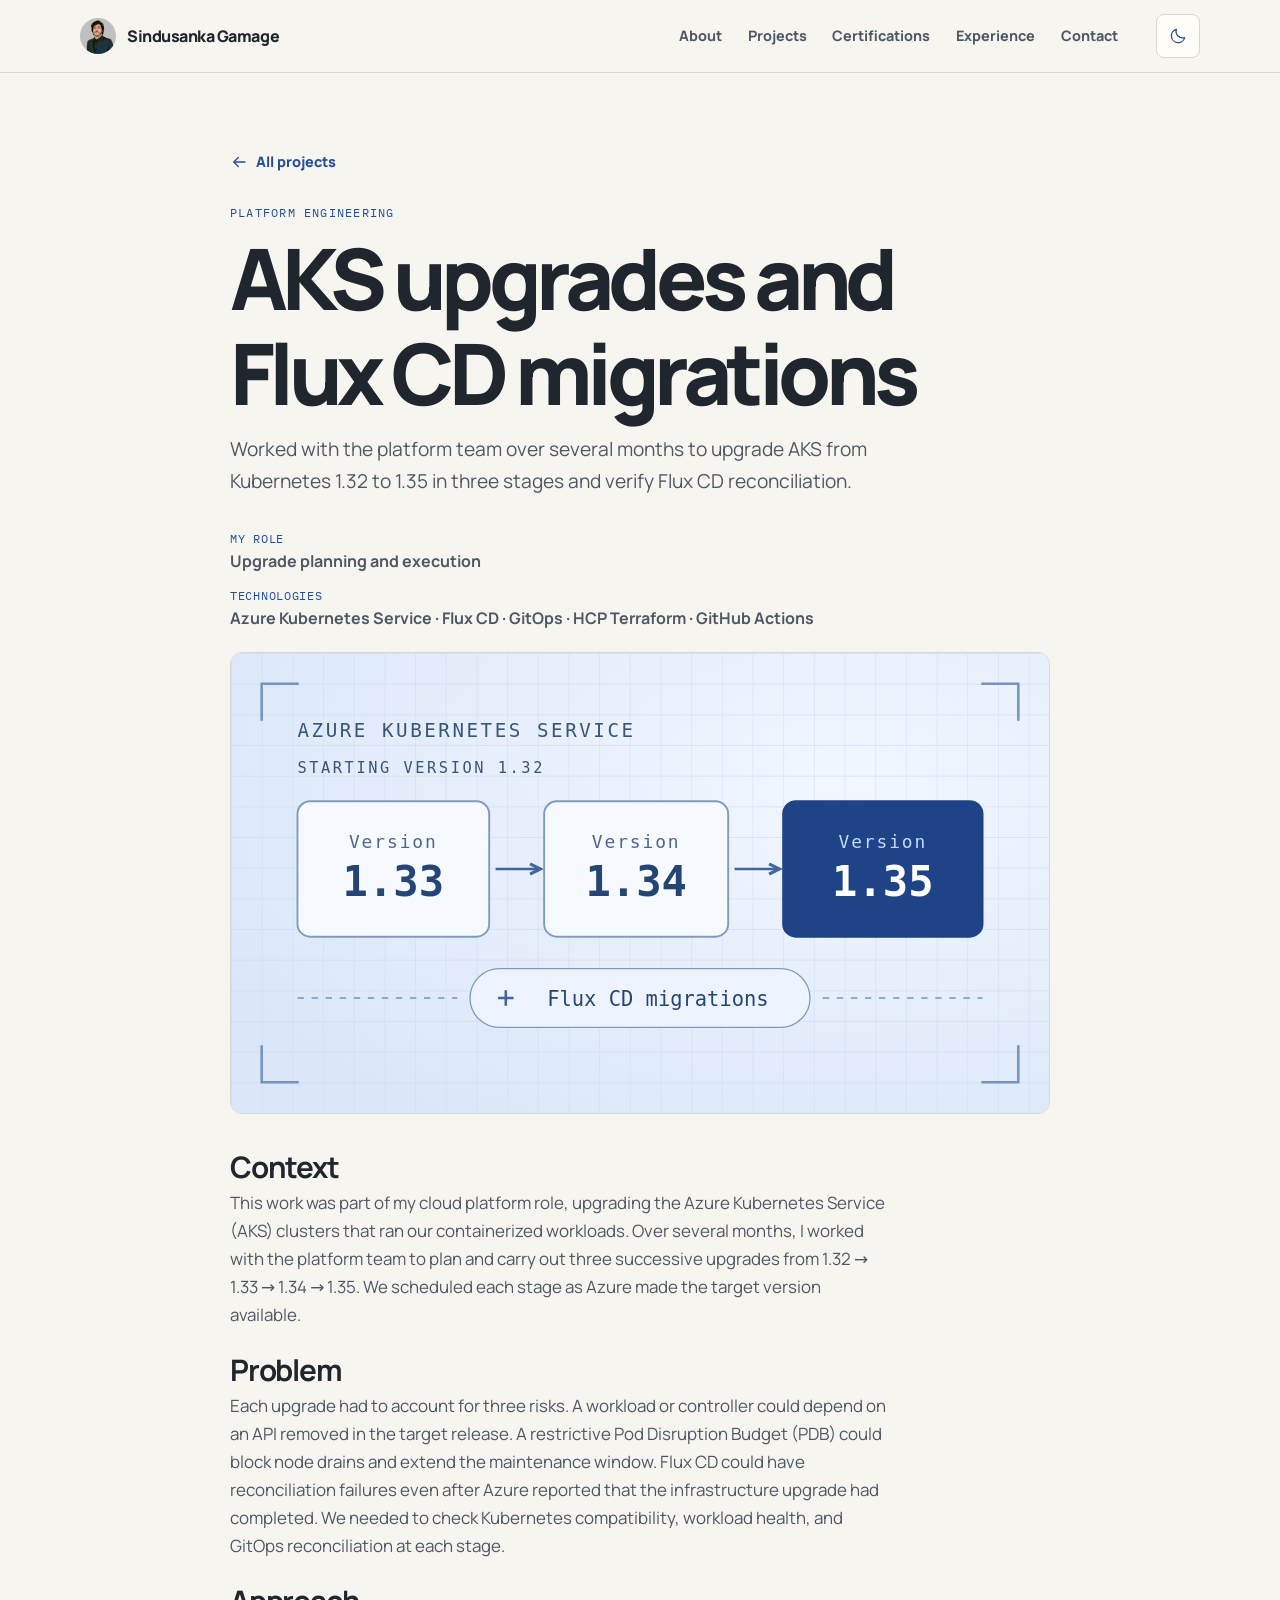
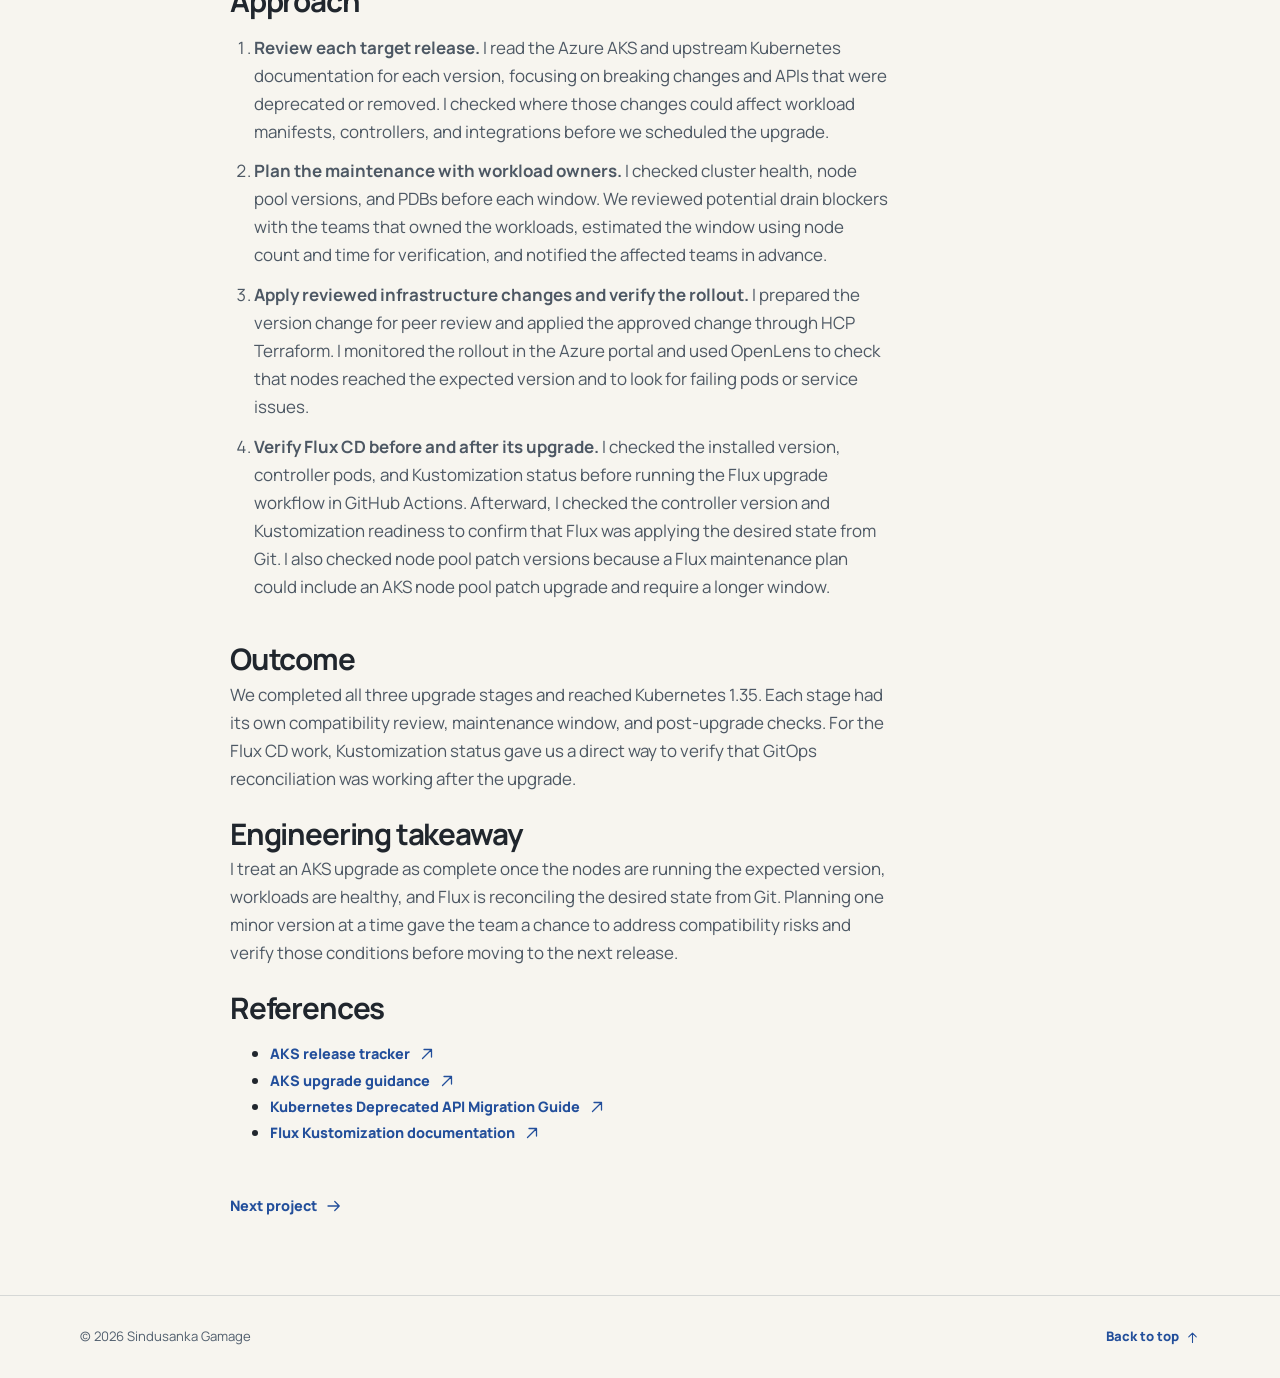
<file: projects/aks-upgrades-flux-migrations/index.html>
<!DOCTYPE html><html lang="en" id="top"><head><meta charset="utf-8"><meta name="viewport" content="width=device-width, initial-scale=1"><meta name="theme-color" content="#f7f5ef"><meta name="description" content="Worked with the platform team over several months to upgrade AKS from Kubernetes 1.32 to 1.35 in three stages and verify Flux CD reconciliation."><meta name="author" content="Sindusanka Gamage"><title>AKS upgrades and Flux CD migrations | Sindusanka Gamage</title><link rel="canonical" href="https://sindusanka.live/projects/aks-upgrades-flux-migrations/"><meta property="og:type" content="website"><meta property="og:title" content="AKS upgrades and Flux CD migrations | Sindusanka Gamage"><meta property="og:description" content="Worked with the platform team over several months to upgrade AKS from Kubernetes 1.32 to 1.35 in three stages and verify Flux CD reconciliation."><meta property="og:url" content="https://sindusanka.live/projects/aks-upgrades-flux-migrations/"><meta property="og:image" content="https://sindusanka.live/social.png"><meta property="og:image:width" content="1200"><meta property="og:image:height" content="630"><meta property="og:image:alt" content="Sindusanka Gamage, cloud infrastructure engineer, on a blue grid background"><meta name="twitter:card" content="summary_large_image"><link rel="icon" href="/favicon.svg" type="image/svg+xml"><script>
      try {
        if (localStorage.getItem('portfolio-theme') === 'dark') {
          document.documentElement.dataset.theme = 'dark';
          document.querySelector('meta[name="theme-color"]').content = '#121821';
        }
      } catch {}
    </script><link rel="stylesheet" href="/_astro/Base.CoAA3Rdn.css"><style>.cost-figure[data-astro-cid-qhya3bs7]{--chart-inset:clamp(.85rem, 3.5vw, 1.75rem);padding-top:var(--chart-inset);color:#e4e8f5;background:#18172d;border:1px solid #393956;border-radius:10px;grid-template-columns:minmax(0,1fr) auto;align-items:center;gap:.35rem .85rem;display:grid}figcaption[data-astro-cid-qhya3bs7]{margin-inline-start:var(--chart-inset)}figcaption[data-astro-cid-qhya3bs7] h2[data-astro-cid-qhya3bs7]{font-size:clamp(1.05rem,2.2vw,1.25rem);font-weight:700;line-height:1.2}figcaption[data-astro-cid-qhya3bs7] p[data-astro-cid-qhya3bs7]{color:#aeb9d1;margin-top:.25rem;font-size:.84rem}.cost-periods[data-astro-cid-qhya3bs7]{gap:.55rem;margin-inline-end:var(--chart-inset);display:flex}.cost-periods[data-astro-cid-qhya3bs7] button[data-astro-cid-qhya3bs7]{color:#aeb9d1;cursor:pointer;background:0 0;border:0;border-bottom:2px solid #0000;min-height:44px;padding:.3rem .4rem;font-size:.86rem;font-weight:650}.cost-periods[data-astro-cid-qhya3bs7] button[data-astro-cid-qhya3bs7]:hover{color:#fff}.cost-periods[data-astro-cid-qhya3bs7] button[data-astro-cid-qhya3bs7][aria-pressed=true]{color:#e4e8f5;border-color:#6adac7}.cost-periods[data-astro-cid-qhya3bs7] button[data-astro-cid-qhya3bs7]:focus-visible{outline-offset:2px;outline:2px solid #e8f2ff}.cost-plot[data-astro-cid-qhya3bs7],.cost-notes[data-astro-cid-qhya3bs7]{grid-column:1/-1}.cost-plot[data-astro-cid-qhya3bs7] svg{width:100%;height:auto;display:block}.cost-notes[data-astro-cid-qhya3bs7]{padding:.8rem var(--chart-inset);border-top:1px solid #393956}.cost-insight[data-astro-cid-qhya3bs7]{font-size:.91rem;line-height:1.5}.cost-insight[data-astro-cid-qhya3bs7] strong[data-astro-cid-qhya3bs7]{color:#9de3d7;white-space:nowrap}.cost-assumptions[data-astro-cid-qhya3bs7]{color:#aeb9d1;margin-top:.35rem;font-size:.79rem}@media (width<=540px){.cost-figure[data-astro-cid-qhya3bs7]{grid-template-columns:minmax(0,1fr);gap:.6rem}figcaption[data-astro-cid-qhya3bs7]{margin-inline:var(--chart-inset)}.cost-periods[data-astro-cid-qhya3bs7]{margin-inline:var(--chart-inset);justify-self:start}}
</style></head><body><a class="skip-link" href="#main">Skip to content</a><header class="site-header"><div class="shell header-inner"><a class="brand" href="/" aria-label="Sindusanka Gamage — home"><img class="brand-mark" src="/about-portrait.webp" alt="" width="36" height="36"><span>Sindusanka Gamage</span></a><nav class="desktop-nav" aria-label="Primary"><a href="/#about">About</a><a href="/#projects">Projects</a><a href="/#certifications">Certifications</a><a href="/#experience">Experience</a><a href="/#contact">Contact</a></nav><div class="header-controls"><button type="button" class="icon-button theme-control" aria-label="Switch to dark mode" data-theme-toggle hidden><svg class="theme-moon" aria-hidden="true" width="18" height="18" viewBox="0 0 24 24" fill="none" stroke="currentColor" stroke-width="1.7" stroke-linecap="round" stroke-linejoin="round"><path d="M20.9 14.1A8.7 8.7 0 0 1 9.9 3.1 9 9 0 1 0 20.9 14.1Z"></path></svg><svg class="theme-sun" aria-hidden="true" width="18" height="18" viewBox="0 0 24 24" fill="none" stroke="currentColor" stroke-width="1.7" stroke-linecap="round" stroke-linejoin="round"><path d="M12 2v2m0 16v2M2 12h2m16 0h2M4.9 4.9l1.4 1.4m11.4 11.4 1.4 1.4m0-14.2-1.4 1.4M6.3 17.7l-1.4 1.4M16 12a4 4 0 1 1-8 0 4 4 0 0 1 8 0Z"></path></svg></button><details class="mobile-nav" data-mobile-menu><summary class="icon-button" aria-label="Navigation menu"><svg class="menu-open-icon" aria-hidden="true" width="18" height="18" viewBox="0 0 24 24" fill="none" stroke="currentColor" stroke-width="1.7" stroke-linecap="round" stroke-linejoin="round"><path d="M4 8h16M4 16h16"></path></svg><svg class="menu-close-icon" aria-hidden="true" width="18" height="18" viewBox="0 0 24 24" fill="none" stroke="currentColor" stroke-width="1.7" stroke-linecap="round" stroke-linejoin="round"><path d="m6 6 12 12M6 18 18 6"></path></svg></summary><nav aria-label="Primary"><a href="/#about">About</a><a href="/#projects">Projects</a><a href="/#certifications">Certifications</a><a href="/#experience">Experience</a><a href="/#contact">Contact</a></nav></details></div></div></header><script type="module">var e=document.querySelector(`[data-mobile-menu]`),t=e?.querySelector(`summary`);e?.querySelectorAll(`nav a`).forEach(n=>{n.addEventListener(`click`,()=>{e.open=!1,t?.focus({preventScroll:!0})})}),e?.addEventListener(`keydown`,n=>{n.key===`Escape`&&e.open&&(e.open=!1,t?.focus())});var n=document.querySelector(`[data-theme-toggle]`),r=document.documentElement,i=document.querySelector(`meta[name="theme-color"]`);if(n){let e=()=>{let e=r.dataset.theme===`dark`?`light`:`dark`;n.setAttribute(`aria-label`,`Switch to ${e} mode`)};e(),n.hidden=!1,n.addEventListener(`click`,()=>{let t=r.dataset.theme===`dark`?`light`:`dark`;r.dataset.theme=t,i&&(i.content=t===`dark`?`#121821`:`#f7f5ef`),e();try{localStorage.setItem(`portfolio-theme`,t)}catch{}})}</script><main id="main" tabindex="-1"><article class="shell subpage case-study"><a class="text-link back-link" href="/projects/"><svg aria-hidden="true" width="18" height="18" viewBox="0 0 24 24" fill="none" stroke="currentColor" stroke-width="1.7" stroke-linecap="round" stroke-linejoin="round"><path d="M20 12H5m6 6-6-6 6-6"></path></svg> All projects</a><header class="subpage-heading"><p class="eyebrow section-index">Platform engineering</p><h1>AKS upgrades and Flux CD migrations</h1><p>Worked with the platform team over several months to upgrade AKS from Kubernetes 1.32 to 1.35 in three stages and verify Flux CD reconciliation.</p></header><dl class="case-facts"><div><dt>My role</dt><dd>Upgrade planning and execution</dd></div><div><dt>Technologies</dt><dd>Azure Kubernetes Service · Flux CD · GitOps · HCP Terraform · GitHub Actions</dd></div></dl><figure class="case-diagram"><img src="/project-media/aks-upgrades-flux-migrations/aks-upgrade-sequence.svg" alt="Three AKS upgrades from 1.32 to 1.33, 1.34, and 1.35, with Flux CD on a separate track." width="640" height="360" decoding="async"></figure><div class="case-body"><section><h2>Context</h2><p>This work was part of my cloud platform role, upgrading the Azure Kubernetes Service (AKS) clusters that ran our containerized workloads. Over several months, I worked with the platform team to plan and carry out three successive upgrades from 1.32 → 1.33 → 1.34 → 1.35. We scheduled each stage as Azure made the target version available.</p></section><section><h2>Problem</h2><p>Each upgrade had to account for three risks. A workload or controller could depend on an API removed in the target release. A restrictive Pod Disruption Budget (PDB) could block node drains and extend the maintenance window. Flux CD could have reconciliation failures even after Azure reported that the infrastructure upgrade had completed. We needed to check Kubernetes compatibility, workload health, and GitOps reconciliation at each stage.</p></section><section><h2>Approach</h2><ol class="case-steps"><li><strong>Review each target release.</strong> I read the Azure AKS and upstream Kubernetes documentation for each version, focusing on breaking changes and APIs that were deprecated or removed. I checked where those changes could affect workload manifests, controllers, and integrations before we scheduled the upgrade.</li><li><strong>Plan the maintenance with workload owners.</strong> I checked cluster health, node pool versions, and PDBs before each window. We reviewed potential drain blockers with the teams that owned the workloads, estimated the window using node count and time for verification, and notified the affected teams in advance.</li><li><strong>Apply reviewed infrastructure changes and verify the rollout.</strong> I prepared the version change for peer review and applied the approved change through HCP Terraform. I monitored the rollout in the Azure portal and used OpenLens to check that nodes reached the expected version and to look for failing pods or service issues.</li><li><strong>Verify Flux CD before and after its upgrade.</strong> I checked the installed version, controller pods, and Kustomization status before running the Flux upgrade workflow in GitHub Actions. Afterward, I checked the controller version and Kustomization readiness to confirm that Flux was applying the desired state from Git. I also checked node pool patch versions because a Flux maintenance plan could include an AKS node pool patch upgrade and require a longer window.</li></ol></section><section><h2>Outcome</h2><p>We completed all three upgrade stages and reached Kubernetes 1.35. Each stage had its own compatibility review, maintenance window, and post-upgrade checks. For the Flux CD work, Kustomization status gave us a direct way to verify that GitOps reconciliation was working after the upgrade.</p></section><section><h2>Engineering takeaway</h2><p>I treat an AKS upgrade as complete once the nodes are running the expected version, workloads are healthy, and Flux is reconciling the desired state from Git. Planning one minor version at a time gave the team a chance to address compatibility risks and verify those conditions before moving to the next release.</p></section><section id="references"><h2>References</h2><ul><li><a class="text-link" href="https://learn.microsoft.com/en-us/azure/aks/release-tracker">AKS release tracker<svg aria-hidden="true" width="18" height="18" viewBox="0 0 24 24" fill="none" stroke="currentColor" stroke-width="1.7" stroke-linecap="round" stroke-linejoin="round"><path d="M6 18 18 6M8 6h10v10"></path></svg></a></li><li><a class="text-link" href="https://learn.microsoft.com/en-us/azure/aks/upgrade-aks-cluster">AKS upgrade guidance<svg aria-hidden="true" width="18" height="18" viewBox="0 0 24 24" fill="none" stroke="currentColor" stroke-width="1.7" stroke-linecap="round" stroke-linejoin="round"><path d="M6 18 18 6M8 6h10v10"></path></svg></a></li><li><a class="text-link" href="https://kubernetes.io/docs/reference/using-api/deprecation-guide/">Kubernetes Deprecated API Migration Guide<svg aria-hidden="true" width="18" height="18" viewBox="0 0 24 24" fill="none" stroke="currentColor" stroke-width="1.7" stroke-linecap="round" stroke-linejoin="round"><path d="M6 18 18 6M8 6h10v10"></path></svg></a></li><li><a class="text-link" href="https://fluxcd.io/flux/components/kustomize/kustomizations/">Flux Kustomization documentation<svg aria-hidden="true" width="18" height="18" viewBox="0 0 24 24" fill="none" stroke="currentColor" stroke-width="1.7" stroke-linecap="round" stroke-linejoin="round"><path d="M6 18 18 6M8 6h10v10"></path></svg></a></li></ul></section></div><a class="text-link case-next" href="/projects/proactive-alerting-dashboards/">Next project <svg aria-hidden="true" width="18" height="18" viewBox="0 0 24 24" fill="none" stroke="currentColor" stroke-width="1.7" stroke-linecap="round" stroke-linejoin="round"><path d="M4 12h15m-6-6 6 6-6 6"></path></svg></a></article></main><footer class="site-footer"><div class="shell footer-inner"><span>© 2026 Sindusanka Gamage</span><a href="#top">Back to top <svg aria-hidden="true" width="15" height="15" viewBox="0 0 24 24" fill="none" stroke="currentColor" stroke-width="1.7" stroke-linecap="round" stroke-linejoin="round"><path d="M12 20V5m-6 6 6-6 6 6"></path></svg></a></div></footer></body></html>
</file>
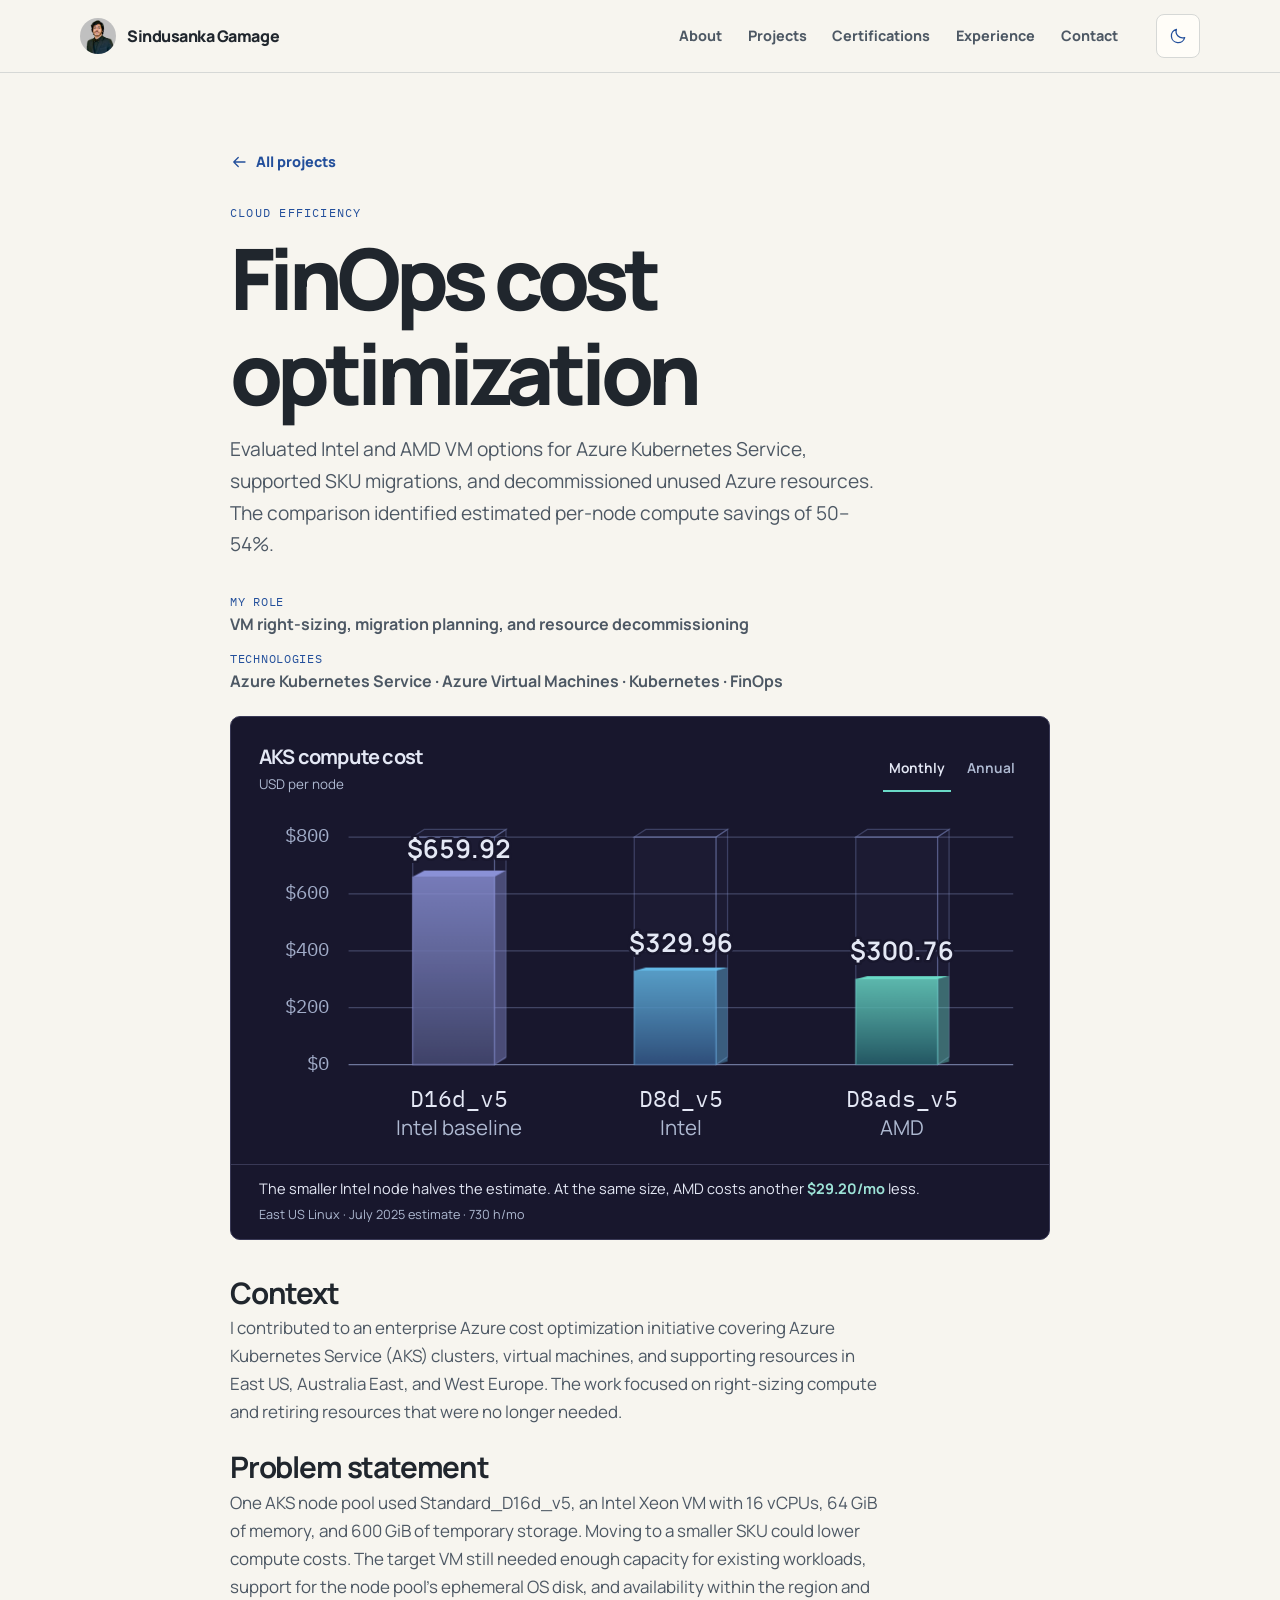
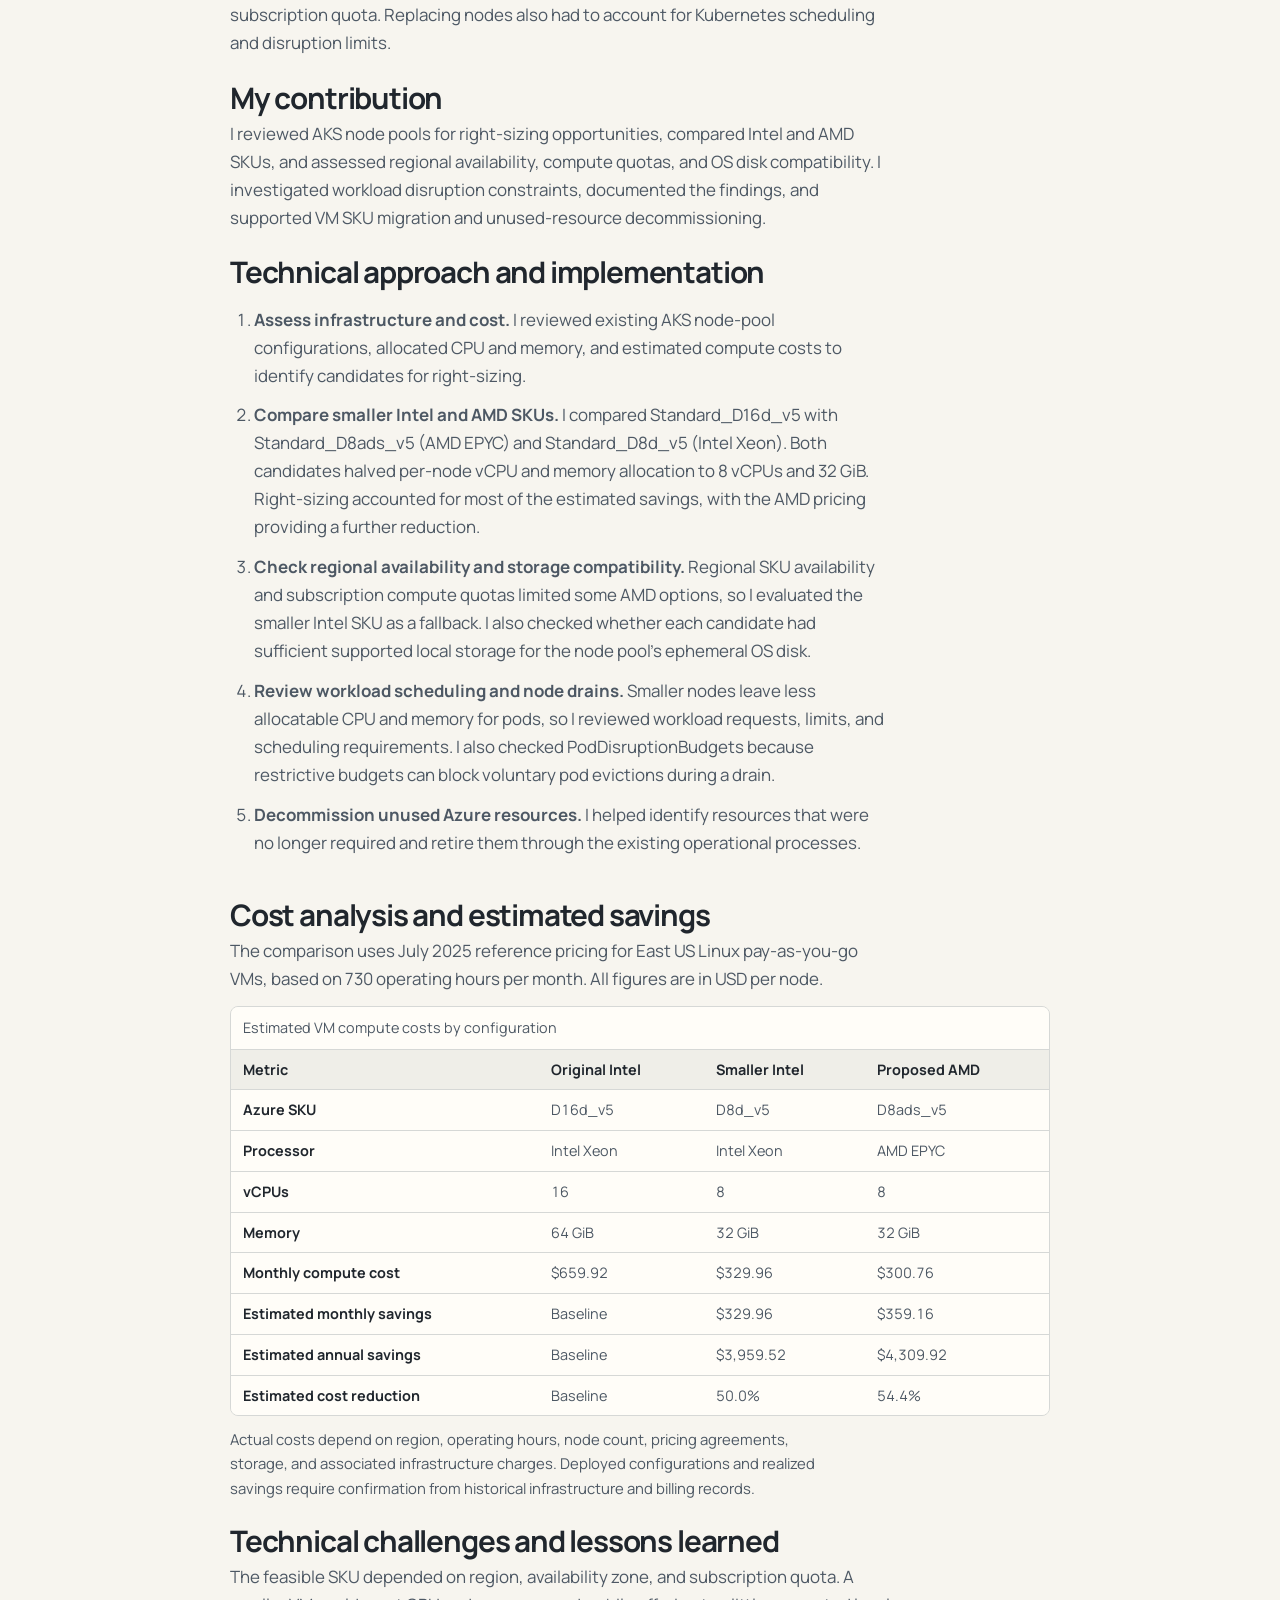
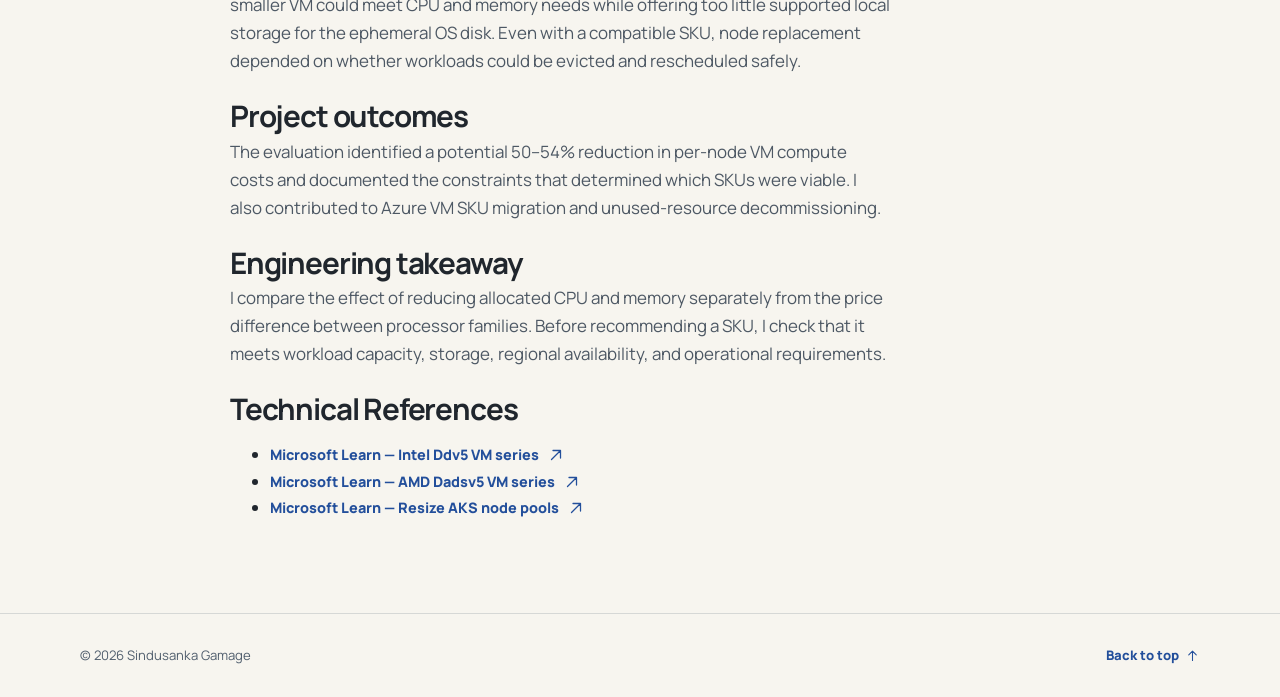
<file: projects/finops-cost-optimization/index.html>
<!DOCTYPE html><html lang="en" id="top"><head><meta charset="utf-8"><meta name="viewport" content="width=device-width, initial-scale=1"><meta name="theme-color" content="#f7f5ef"><meta name="description" content="Evaluated Intel and AMD VM options for Azure Kubernetes Service, supported SKU migrations, and decommissioned unused Azure resources. The comparison identified estimated per-node compute savings of 50–54%."><meta name="author" content="Sindusanka Gamage"><title>FinOps cost optimization | Sindusanka Gamage</title><link rel="canonical" href="https://sindusanka.live/projects/finops-cost-optimization/"><meta property="og:type" content="website"><meta property="og:title" content="FinOps cost optimization | Sindusanka Gamage"><meta property="og:description" content="Evaluated Intel and AMD VM options for Azure Kubernetes Service, supported SKU migrations, and decommissioned unused Azure resources. The comparison identified estimated per-node compute savings of 50–54%."><meta property="og:url" content="https://sindusanka.live/projects/finops-cost-optimization/"><meta property="og:image" content="https://sindusanka.live/social.png"><meta property="og:image:width" content="1200"><meta property="og:image:height" content="630"><meta property="og:image:alt" content="Sindusanka Gamage, cloud infrastructure engineer, on a blue grid background"><meta name="twitter:card" content="summary_large_image"><link rel="icon" href="/favicon.svg" type="image/svg+xml"><script>
      try {
        if (localStorage.getItem('portfolio-theme') === 'dark') {
          document.documentElement.dataset.theme = 'dark';
          document.querySelector('meta[name="theme-color"]').content = '#121821';
        }
      } catch {}
    </script><link rel="stylesheet" href="/_astro/Base.CoAA3Rdn.css"><style>.cost-figure[data-astro-cid-qhya3bs7]{--chart-inset:clamp(.85rem, 3.5vw, 1.75rem);padding-top:var(--chart-inset);color:#e4e8f5;background:#18172d;border:1px solid #393956;border-radius:10px;grid-template-columns:minmax(0,1fr) auto;align-items:center;gap:.35rem .85rem;display:grid}figcaption[data-astro-cid-qhya3bs7]{margin-inline-start:var(--chart-inset)}figcaption[data-astro-cid-qhya3bs7] h2[data-astro-cid-qhya3bs7]{font-size:clamp(1.05rem,2.2vw,1.25rem);font-weight:700;line-height:1.2}figcaption[data-astro-cid-qhya3bs7] p[data-astro-cid-qhya3bs7]{color:#aeb9d1;margin-top:.25rem;font-size:.84rem}.cost-periods[data-astro-cid-qhya3bs7]{gap:.55rem;margin-inline-end:var(--chart-inset);display:flex}.cost-periods[data-astro-cid-qhya3bs7] button[data-astro-cid-qhya3bs7]{color:#aeb9d1;cursor:pointer;background:0 0;border:0;border-bottom:2px solid #0000;min-height:44px;padding:.3rem .4rem;font-size:.86rem;font-weight:650}.cost-periods[data-astro-cid-qhya3bs7] button[data-astro-cid-qhya3bs7]:hover{color:#fff}.cost-periods[data-astro-cid-qhya3bs7] button[data-astro-cid-qhya3bs7][aria-pressed=true]{color:#e4e8f5;border-color:#6adac7}.cost-periods[data-astro-cid-qhya3bs7] button[data-astro-cid-qhya3bs7]:focus-visible{outline-offset:2px;outline:2px solid #e8f2ff}.cost-plot[data-astro-cid-qhya3bs7],.cost-notes[data-astro-cid-qhya3bs7]{grid-column:1/-1}.cost-plot[data-astro-cid-qhya3bs7] svg{width:100%;height:auto;display:block}.cost-notes[data-astro-cid-qhya3bs7]{padding:.8rem var(--chart-inset);border-top:1px solid #393956}.cost-insight[data-astro-cid-qhya3bs7]{font-size:.91rem;line-height:1.5}.cost-insight[data-astro-cid-qhya3bs7] strong[data-astro-cid-qhya3bs7]{color:#9de3d7;white-space:nowrap}.cost-assumptions[data-astro-cid-qhya3bs7]{color:#aeb9d1;margin-top:.35rem;font-size:.79rem}@media (width<=540px){.cost-figure[data-astro-cid-qhya3bs7]{grid-template-columns:minmax(0,1fr);gap:.6rem}figcaption[data-astro-cid-qhya3bs7]{margin-inline:var(--chart-inset)}.cost-periods[data-astro-cid-qhya3bs7]{margin-inline:var(--chart-inset);justify-self:start}}
</style></head><body><a class="skip-link" href="#main">Skip to content</a><header class="site-header"><div class="shell header-inner"><a class="brand" href="/" aria-label="Sindusanka Gamage — home"><img class="brand-mark" src="/about-portrait.webp" alt="" width="36" height="36"><span>Sindusanka Gamage</span></a><nav class="desktop-nav" aria-label="Primary"><a href="/#about">About</a><a href="/#projects">Projects</a><a href="/#certifications">Certifications</a><a href="/#experience">Experience</a><a href="/#contact">Contact</a></nav><div class="header-controls"><button type="button" class="icon-button theme-control" aria-label="Switch to dark mode" data-theme-toggle hidden><svg class="theme-moon" aria-hidden="true" width="18" height="18" viewBox="0 0 24 24" fill="none" stroke="currentColor" stroke-width="1.7" stroke-linecap="round" stroke-linejoin="round"><path d="M20.9 14.1A8.7 8.7 0 0 1 9.9 3.1 9 9 0 1 0 20.9 14.1Z"></path></svg><svg class="theme-sun" aria-hidden="true" width="18" height="18" viewBox="0 0 24 24" fill="none" stroke="currentColor" stroke-width="1.7" stroke-linecap="round" stroke-linejoin="round"><path d="M12 2v2m0 16v2M2 12h2m16 0h2M4.9 4.9l1.4 1.4m11.4 11.4 1.4 1.4m0-14.2-1.4 1.4M6.3 17.7l-1.4 1.4M16 12a4 4 0 1 1-8 0 4 4 0 0 1 8 0Z"></path></svg></button><details class="mobile-nav" data-mobile-menu><summary class="icon-button" aria-label="Navigation menu"><svg class="menu-open-icon" aria-hidden="true" width="18" height="18" viewBox="0 0 24 24" fill="none" stroke="currentColor" stroke-width="1.7" stroke-linecap="round" stroke-linejoin="round"><path d="M4 8h16M4 16h16"></path></svg><svg class="menu-close-icon" aria-hidden="true" width="18" height="18" viewBox="0 0 24 24" fill="none" stroke="currentColor" stroke-width="1.7" stroke-linecap="round" stroke-linejoin="round"><path d="m6 6 12 12M6 18 18 6"></path></svg></summary><nav aria-label="Primary"><a href="/#about">About</a><a href="/#projects">Projects</a><a href="/#certifications">Certifications</a><a href="/#experience">Experience</a><a href="/#contact">Contact</a></nav></details></div></div></header><script type="module">var e=document.querySelector(`[data-mobile-menu]`),t=e?.querySelector(`summary`);e?.querySelectorAll(`nav a`).forEach(n=>{n.addEventListener(`click`,()=>{e.open=!1,t?.focus({preventScroll:!0})})}),e?.addEventListener(`keydown`,n=>{n.key===`Escape`&&e.open&&(e.open=!1,t?.focus())});var n=document.querySelector(`[data-theme-toggle]`),r=document.documentElement,i=document.querySelector(`meta[name="theme-color"]`);if(n){let e=()=>{let e=r.dataset.theme===`dark`?`light`:`dark`;n.setAttribute(`aria-label`,`Switch to ${e} mode`)};e(),n.hidden=!1,n.addEventListener(`click`,()=>{let t=r.dataset.theme===`dark`?`light`:`dark`;r.dataset.theme=t,i&&(i.content=t===`dark`?`#121821`:`#f7f5ef`),e();try{localStorage.setItem(`portfolio-theme`,t)}catch{}})}</script><main id="main" tabindex="-1"><article class="shell subpage case-study"><a class="text-link back-link" href="/projects/"><svg aria-hidden="true" width="18" height="18" viewBox="0 0 24 24" fill="none" stroke="currentColor" stroke-width="1.7" stroke-linecap="round" stroke-linejoin="round"><path d="M20 12H5m6 6-6-6 6-6"></path></svg> All projects</a><header class="subpage-heading"><p class="eyebrow section-index">Cloud efficiency</p><h1>FinOps cost optimization</h1><p>Evaluated Intel and AMD VM options for Azure Kubernetes Service, supported SKU migrations, and decommissioned unused Azure resources. The comparison identified estimated per-node compute savings of 50–54%.</p></header><dl class="case-facts"><div><dt>My role</dt><dd>VM right-sizing, migration planning, and resource decommissioning</dd></div><div><dt>Technologies</dt><dd>Azure Kubernetes Service · Azure Virtual Machines · Kubernetes · FinOps</dd></div></dl><figure class="cost-figure" id="cost-comparison" data-finops-comparison data-astro-cid-qhya3bs7><figcaption data-astro-cid-qhya3bs7><h2 data-astro-cid-qhya3bs7>AKS compute cost</h2><p data-astro-cid-qhya3bs7>USD per node</p></figcaption><div class="cost-periods" role="group" aria-label="Cost period" hidden data-astro-cid-qhya3bs7><button type="button" aria-pressed="true" data-period="monthly" data-description="Estimated monthly compute cost per AKS node in USD. Original Intel D16d_v5, $659.92, baseline. Smaller Intel D8d_v5, $329.96, 50.0% lower. Proposed AMD D8ads_v5, $300.76, 54.4% lower." data-difference="$29.20/mo" data-astro-cid-qhya3bs7>Monthly</button><button type="button" aria-pressed="false" data-period="annual" data-description="Estimated annual compute cost per AKS node in USD. Original Intel D16d_v5, $7,919.04, baseline. Smaller Intel D8d_v5, $3,959.52, 50.0% lower. Proposed AMD D8ads_v5, $3,609.12, 54.4% lower." data-difference="$350.40/yr" data-astro-cid-qhya3bs7>Annual</button></div><div class="cost-plot" data-astro-cid-qhya3bs7><svg xmlns="http://www.w3.org/2000/svg" class="finops-cost-chart" width="640" height="280" viewBox="0 67 640 280" role="img" aria-label="Estimated monthly compute cost per AKS node in USD. Original Intel D16d_v5, $659.92, baseline. Smaller Intel D8d_v5, $329.96, 50.0% lower. Proposed AMD D8ads_v5, $300.76, 54.4% lower." data-period="monthly">
    <style>
  .finops-cost-chart {
    font-family: var(--body-font, system-ui, sans-serif);
    font-variant-numeric: tabular-nums;
    fill: #e4e8f5;
  }
  .finops-cost-chart[data-standalone] {
    background: #18172d;
  }
  .finops-cost-chart .cost-axis, .finops-cost-chart .cost-sku {
    font-family: var(--mono, ui-monospace, monospace);
  }
  .finops-cost-chart .cost-axis { fill: #a1acc8; font-size: 15px; }
  .finops-cost-chart .cost-sku { font-size: 18px; font-weight: 550; }
  .finops-cost-chart .cost-config { fill: #aeb9d1; font-size: 16px; }
  .finops-cost-chart .cost-amount {
    font-size: 20px;
    font-weight: 650;
    paint-order: stroke fill;
    stroke: #18172d;
    stroke-linejoin: round;
    stroke-width: 4px;
  }
  .finops-cost-chart[data-standalone] .cost-axis { font-size: 13px; }
  .finops-cost-chart[data-standalone] .cost-sku { font-size: 15px; }
  .finops-cost-chart[data-standalone] .cost-config { font-size: 14px; }
  .finops-cost-chart[data-standalone] .cost-amount { font-size: 16px; stroke-width: 3px; }
  @media (max-width: 540px) {
    .finops-cost-chart:not([data-standalone]) .cost-axis { font-size: 18px; }
    .finops-cost-chart:not([data-standalone]) .cost-sku { font-size: 21px; }
    .finops-cost-chart:not([data-standalone]) .cost-config { font-size: 19px; }
    .finops-cost-chart:not([data-standalone]) .cost-amount { font-size: 23px; }
  }
  .finops-cost-chart .cost-track { fill: #8494e209; stroke: #8290c856; }
  .finops-cost-chart .annual-only, .finops-cost-chart[data-period="annual"] .monthly-only { display: none; }
  .finops-cost-chart[data-period="annual"] .annual-only { display: inline; }
  .finops-cost-chart .cost-scale {
    transform: scaleY(var(--monthly-scale));
    transform-box: fill-box;
    transform-origin: center bottom;
    transition: transform .55s cubic-bezier(.2, .7, .25, 1);
  }
  .finops-cost-chart[data-period="annual"] .cost-scale { transform: scaleY(var(--annual-scale)); }
  .finops-cost-chart .cost-offset {
    transform: translateY(var(--monthly-offset));
    transition: transform .55s cubic-bezier(.2, .7, .25, 1);
  }
  .finops-cost-chart[data-period="annual"] .cost-offset { transform: translateY(var(--annual-offset)); }
  .finops-cost-chart .cost-prism { transform-box: fill-box; transform-origin: center bottom; }
  @media (prefers-reduced-motion: no-preference) {
    .finops-cost-chart[data-animate] .cost-prism {
      animation: finops-bar-rise .78s cubic-bezier(.2, .7, .2, 1) var(--delay) both;
    }
    .finops-cost-chart[data-animate] .cost-amount {
      animation: finops-cost-fade .35s ease-out calc(var(--delay) + 270ms) both;
    }
  }
  @media (prefers-reduced-motion: reduce) {
    .finops-cost-chart .cost-scale, .finops-cost-chart .cost-offset { transition: none; }
  }
  @keyframes finops-bar-rise { from { transform: scaleY(.02); opacity: .45; } }
  @keyframes finops-cost-fade { from { opacity: 0; } }
</style>
    <defs><linearGradient id="cost-fill-0" x2="0" y2="100%">
    <stop stop-color="#8a91d6" stop-opacity=".82"/><stop offset="1" stop-color="#43476e" stop-opacity=".9"/>
  </linearGradient><linearGradient id="cost-fill-1" x2="0" y2="100%">
    <stop stop-color="#64b9e6" stop-opacity=".82"/><stop offset="1" stop-color="#315482" stop-opacity=".9"/>
  </linearGradient><linearGradient id="cost-fill-2" x2="0" y2="100%">
    <stop stop-color="#6adac7" stop-opacity=".82"/><stop offset="1" stop-color="#245d68" stop-opacity=".9"/>
  </linearGradient></defs>
    
    <line x1="92" x2="612" y1="96" y2="96" stroke="#414564"/>
      <text class="cost-axis" x="77" y="96" dominant-baseline="middle" text-anchor="end"><tspan class="monthly-only">$800</tspan><tspan class="annual-only">$10k</tspan></text><line x1="92" x2="612" y1="140.5" y2="140.5" stroke="#414564"/>
      <text class="cost-axis" x="77" y="140.5" dominant-baseline="middle" text-anchor="end"><tspan class="monthly-only">$600</tspan><tspan class="annual-only">$7.5k</tspan></text><line x1="92" x2="612" y1="185" y2="185" stroke="#414564"/>
      <text class="cost-axis" x="77" y="185" dominant-baseline="middle" text-anchor="end"><tspan class="monthly-only">$400</tspan><tspan class="annual-only">$5k</tspan></text><line x1="92" x2="612" y1="229.5" y2="229.5" stroke="#414564"/>
      <text class="cost-axis" x="77" y="229.5" dominant-baseline="middle" text-anchor="end"><tspan class="monthly-only">$200</tspan><tspan class="annual-only">$2.5k</tspan></text><line x1="92" x2="612" y1="274" y2="274" stroke="#6d769b"/>
      <text class="cost-axis" x="77" y="274" dominant-baseline="middle" text-anchor="end"><tspan class="monthly-only">$0</tspan><tspan class="annual-only">$0</tspan></text>
    <g text-anchor="middle" style="--monthly-scale:0.8249;--annual-scale:0.791904;--delay:0ms;--monthly-offset:-146.8322px;--annual-offset:-140.958912px">
      <g class="cost-track">
        <path d="M142.16666666666669 96 l9 -6 h64 l-9 6 Z"/><path d="M206.16666666666669 96 l9 -6 v178 l-9 6 Z"/>
        <rect x="142.16666666666669" y="96" width="64" height="178"/>
      </g>
      <g class="cost-scale">
        <g class="cost-prism">
          <path d="M206.16666666666669 96 l9 -6 v178 l-9 6 Z" fill="#8a91d6" fill-opacity=".42"/>
          <rect x="142.16666666666669" y="96" width="64" height="178" fill="url(#cost-fill-0)" stroke="#8a91d6" stroke-opacity=".48"/>
          <path d="M142.16666666666669 96 l9 -6 h64 l-9 6 Z" fill="#8a91d6"/>
        </g>
      </g>
      <g class="cost-offset">
        <text class="cost-amount" x="178.66666666666669" y="259"><tspan class="monthly-only">$659.92</tspan><tspan class="annual-only">$7,919.04</tspan></text>
      </g>
      <text class="cost-sku" x="178.66666666666669" y="307">D16d_v5</text>
      <text class="cost-config" x="178.66666666666669" y="329">Intel baseline</text>
    </g><g text-anchor="middle" style="--monthly-scale:0.41245;--annual-scale:0.395952;--delay:110ms;--monthly-offset:-73.4161px;--annual-offset:-70.479456px">
      <g class="cost-track">
        <path d="M315.5 96 l9 -6 h64 l-9 6 Z"/><path d="M379.5 96 l9 -6 v178 l-9 6 Z"/>
        <rect x="315.5" y="96" width="64" height="178"/>
      </g>
      <g class="cost-scale">
        <g class="cost-prism">
          <path d="M379.5 96 l9 -6 v178 l-9 6 Z" fill="#64b9e6" fill-opacity=".42"/>
          <rect x="315.5" y="96" width="64" height="178" fill="url(#cost-fill-1)" stroke="#64b9e6" stroke-opacity=".48"/>
          <path d="M315.5 96 l9 -6 h64 l-9 6 Z" fill="#64b9e6"/>
        </g>
      </g>
      <g class="cost-offset">
        <text class="cost-amount" x="352" y="259"><tspan class="monthly-only">$329.96</tspan><tspan class="annual-only">$3,959.52</tspan></text>
      </g>
      <text class="cost-sku" x="352" y="307">D8d_v5</text>
      <text class="cost-config" x="352" y="329">Intel</text>
    </g><g text-anchor="middle" style="--monthly-scale:0.37595;--annual-scale:0.360912;--delay:220ms;--monthly-offset:-66.9191px;--annual-offset:-64.24233600000001px">
      <g class="cost-track">
        <path d="M488.83333333333337 96 l9 -6 h64 l-9 6 Z"/><path d="M552.8333333333334 96 l9 -6 v178 l-9 6 Z"/>
        <rect x="488.83333333333337" y="96" width="64" height="178"/>
      </g>
      <g class="cost-scale">
        <g class="cost-prism">
          <path d="M552.8333333333334 96 l9 -6 v178 l-9 6 Z" fill="#6adac7" fill-opacity=".42"/>
          <rect x="488.83333333333337" y="96" width="64" height="178" fill="url(#cost-fill-2)" stroke="#6adac7" stroke-opacity=".48"/>
          <path d="M488.83333333333337 96 l9 -6 h64 l-9 6 Z" fill="#6adac7"/>
        </g>
      </g>
      <g class="cost-offset">
        <text class="cost-amount" x="525.3333333333334" y="259"><tspan class="monthly-only">$300.76</tspan><tspan class="annual-only">$3,609.12</tspan></text>
      </g>
      <text class="cost-sku" x="525.3333333333334" y="307">D8ads_v5</text>
      <text class="cost-config" x="525.3333333333334" y="329">AMD</text>
    </g>
    
  </svg></div><div class="cost-notes" data-astro-cid-qhya3bs7><p class="cost-insight" data-astro-cid-qhya3bs7>The smaller Intel node halves the estimate. At the same size, AMD costs another <strong data-cost-difference data-astro-cid-qhya3bs7>$29.20/mo</strong> less.</p><p class="cost-assumptions" data-astro-cid-qhya3bs7>East US Linux · July 2025 estimate · 730 h/mo</p></div><span class="sr-only" role="status" data-cost-status data-astro-cid-qhya3bs7></span></figure><script type="module">for(let e of document.querySelectorAll(`[data-finops-comparison]`)){let t=e.querySelector(`.finops-cost-chart`),n=e.querySelector(`.cost-periods`),r=e.querySelector(`[data-cost-status]`),i=e.querySelector(`[data-cost-difference]`);if(!t||!n||!r||!i)continue;let a=n.querySelectorAll(`button`);for(let e of a)e.addEventListener(`click`,()=>{let{period:n,description:o,difference:s}=e.dataset;if(n&&o&&s&&t.dataset.period!==n){t.dataset.period=n,t.setAttribute(`aria-label`,o),i.textContent=s;for(let t of a)t.setAttribute(`aria-pressed`,String(t===e));r.textContent=o}});if(n.hidden=!1,`IntersectionObserver`in window&&matchMedia(`(prefers-reduced-motion: no-preference)`).matches){let e=new IntersectionObserver(([n])=>{n.isIntersecting&&(t.dataset.animate=`true`,e.disconnect())},{threshold:.25});e.observe(t)}}</script><div class="case-body"><section><h2>Context</h2><p>I contributed to an enterprise Azure cost optimization initiative covering Azure Kubernetes Service (AKS) clusters, virtual machines, and supporting resources in East US, Australia East, and West Europe. The work focused on right-sizing compute and retiring resources that were no longer needed.</p></section><section><h2>Problem statement</h2><p>One AKS node pool used Standard_D16d_v5, an Intel Xeon VM with 16 vCPUs, 64 GiB of memory, and 600 GiB of temporary storage. Moving to a smaller SKU could lower compute costs. The target VM still needed enough capacity for existing workloads, support for the node pool’s ephemeral OS disk, and availability within the region and subscription quota. Replacing nodes also had to account for Kubernetes scheduling and disruption limits.</p></section><section><h2>My contribution</h2><p>I reviewed AKS node pools for right-sizing opportunities, compared Intel and AMD SKUs, and assessed regional availability, compute quotas, and OS disk compatibility. I investigated workload disruption constraints, documented the findings, and supported VM SKU migration and unused-resource decommissioning.</p></section><section><h2>Technical approach and implementation</h2><ol class="case-steps"><li><strong>Assess infrastructure and cost.</strong> I reviewed existing AKS node-pool configurations, allocated CPU and memory, and estimated compute costs to identify candidates for right-sizing.</li><li><strong>Compare smaller Intel and AMD SKUs.</strong> I compared Standard_D16d_v5 with Standard_D8ads_v5 (AMD EPYC) and Standard_D8d_v5 (Intel Xeon). Both candidates halved per-node vCPU and memory allocation to 8 vCPUs and 32 GiB. Right-sizing accounted for most of the estimated savings, with the AMD pricing providing a further reduction.</li><li><strong>Check regional availability and storage compatibility.</strong> Regional SKU availability and subscription compute quotas limited some AMD options, so I evaluated the smaller Intel SKU as a fallback. I also checked whether each candidate had sufficient supported local storage for the node pool’s ephemeral OS disk.</li><li><strong>Review workload scheduling and node drains.</strong> Smaller nodes leave less allocatable CPU and memory for pods, so I reviewed workload requests, limits, and scheduling requirements. I also checked PodDisruptionBudgets because restrictive budgets can block voluntary pod evictions during a drain.</li><li><strong>Decommission unused Azure resources.</strong> I helped identify resources that were no longer required and retire them through the existing operational processes.</li></ol></section><section><h2>Cost analysis and estimated savings</h2><p>The comparison uses July 2025 reference pricing for East US Linux pay-as-you-go VMs, based on 730 operating hours per month. All figures are in USD per node.</p><div class="case-table-scroll" role="region" aria-label="Estimated VM compute costs by configuration" tabindex="0"><table class="case-table"><caption>Estimated VM compute costs by configuration</caption><thead><tr><th scope="col">Metric</th><th scope="col">Original Intel</th><th scope="col">Smaller Intel</th><th scope="col">Proposed AMD</th></tr></thead><tbody><tr><th scope="row">Azure SKU</th><td>D16d_v5</td><td>D8d_v5</td><td>D8ads_v5</td></tr><tr><th scope="row">Processor</th><td>Intel Xeon</td><td>Intel Xeon</td><td>AMD EPYC</td></tr><tr><th scope="row">vCPUs</th><td>16</td><td>8</td><td>8</td></tr><tr><th scope="row">Memory</th><td>64 GiB</td><td>32 GiB</td><td>32 GiB</td></tr><tr><th scope="row">Monthly compute cost</th><td>$659.92</td><td>$329.96</td><td>$300.76</td></tr><tr><th scope="row">Estimated monthly savings</th><td>Baseline</td><td>$329.96</td><td>$359.16</td></tr><tr><th scope="row">Estimated annual savings</th><td>Baseline</td><td>$3,959.52</td><td>$4,309.92</td></tr><tr><th scope="row">Estimated cost reduction</th><td>Baseline</td><td>50.0%</td><td>54.4%</td></tr></tbody></table></div><p class="case-note">Actual costs depend on region, operating hours, node count, pricing agreements, storage, and associated infrastructure charges. Deployed configurations and realized savings require confirmation from historical infrastructure and billing records.</p></section><section><h2>Technical challenges and lessons learned</h2><p>The feasible SKU depended on region, availability zone, and subscription quota. A smaller VM could meet CPU and memory needs while offering too little supported local storage for the ephemeral OS disk. Even with a compatible SKU, node replacement depended on whether workloads could be evicted and rescheduled safely.</p></section><section><h2>Project outcomes</h2><p>The evaluation identified a potential 50–54% reduction in per-node VM compute costs and documented the constraints that determined which SKUs were viable. I also contributed to Azure VM SKU migration and unused-resource decommissioning.</p></section><section><h2>Engineering takeaway</h2><p>I compare the effect of reducing allocated CPU and memory separately from the price difference between processor families. Before recommending a SKU, I check that it meets workload capacity, storage, regional availability, and operational requirements.</p></section><section id="references"><h2>Technical References</h2><ul><li><a class="text-link" href="https://learn.microsoft.com/en-us/azure/virtual-machines/sizes/general-purpose/ddv5-series">Microsoft Learn — Intel Ddv5 VM series<svg aria-hidden="true" width="18" height="18" viewBox="0 0 24 24" fill="none" stroke="currentColor" stroke-width="1.7" stroke-linecap="round" stroke-linejoin="round"><path d="M6 18 18 6M8 6h10v10"></path></svg></a></li><li><a class="text-link" href="https://learn.microsoft.com/en-us/azure/virtual-machines/sizes/general-purpose/dadsv5-series">Microsoft Learn — AMD Dadsv5 VM series<svg aria-hidden="true" width="18" height="18" viewBox="0 0 24 24" fill="none" stroke="currentColor" stroke-width="1.7" stroke-linecap="round" stroke-linejoin="round"><path d="M6 18 18 6M8 6h10v10"></path></svg></a></li><li><a class="text-link" href="https://learn.microsoft.com/en-us/azure/aks/resize-node-pool">Microsoft Learn — Resize AKS node pools<svg aria-hidden="true" width="18" height="18" viewBox="0 0 24 24" fill="none" stroke="currentColor" stroke-width="1.7" stroke-linecap="round" stroke-linejoin="round"><path d="M6 18 18 6M8 6h10v10"></path></svg></a></li></ul></section></div></article></main><footer class="site-footer"><div class="shell footer-inner"><span>© 2026 Sindusanka Gamage</span><a href="#top">Back to top <svg aria-hidden="true" width="15" height="15" viewBox="0 0 24 24" fill="none" stroke="currentColor" stroke-width="1.7" stroke-linecap="round" stroke-linejoin="round"><path d="M12 20V5m-6 6 6-6 6 6"></path></svg></a></div></footer></body></html>
</file>
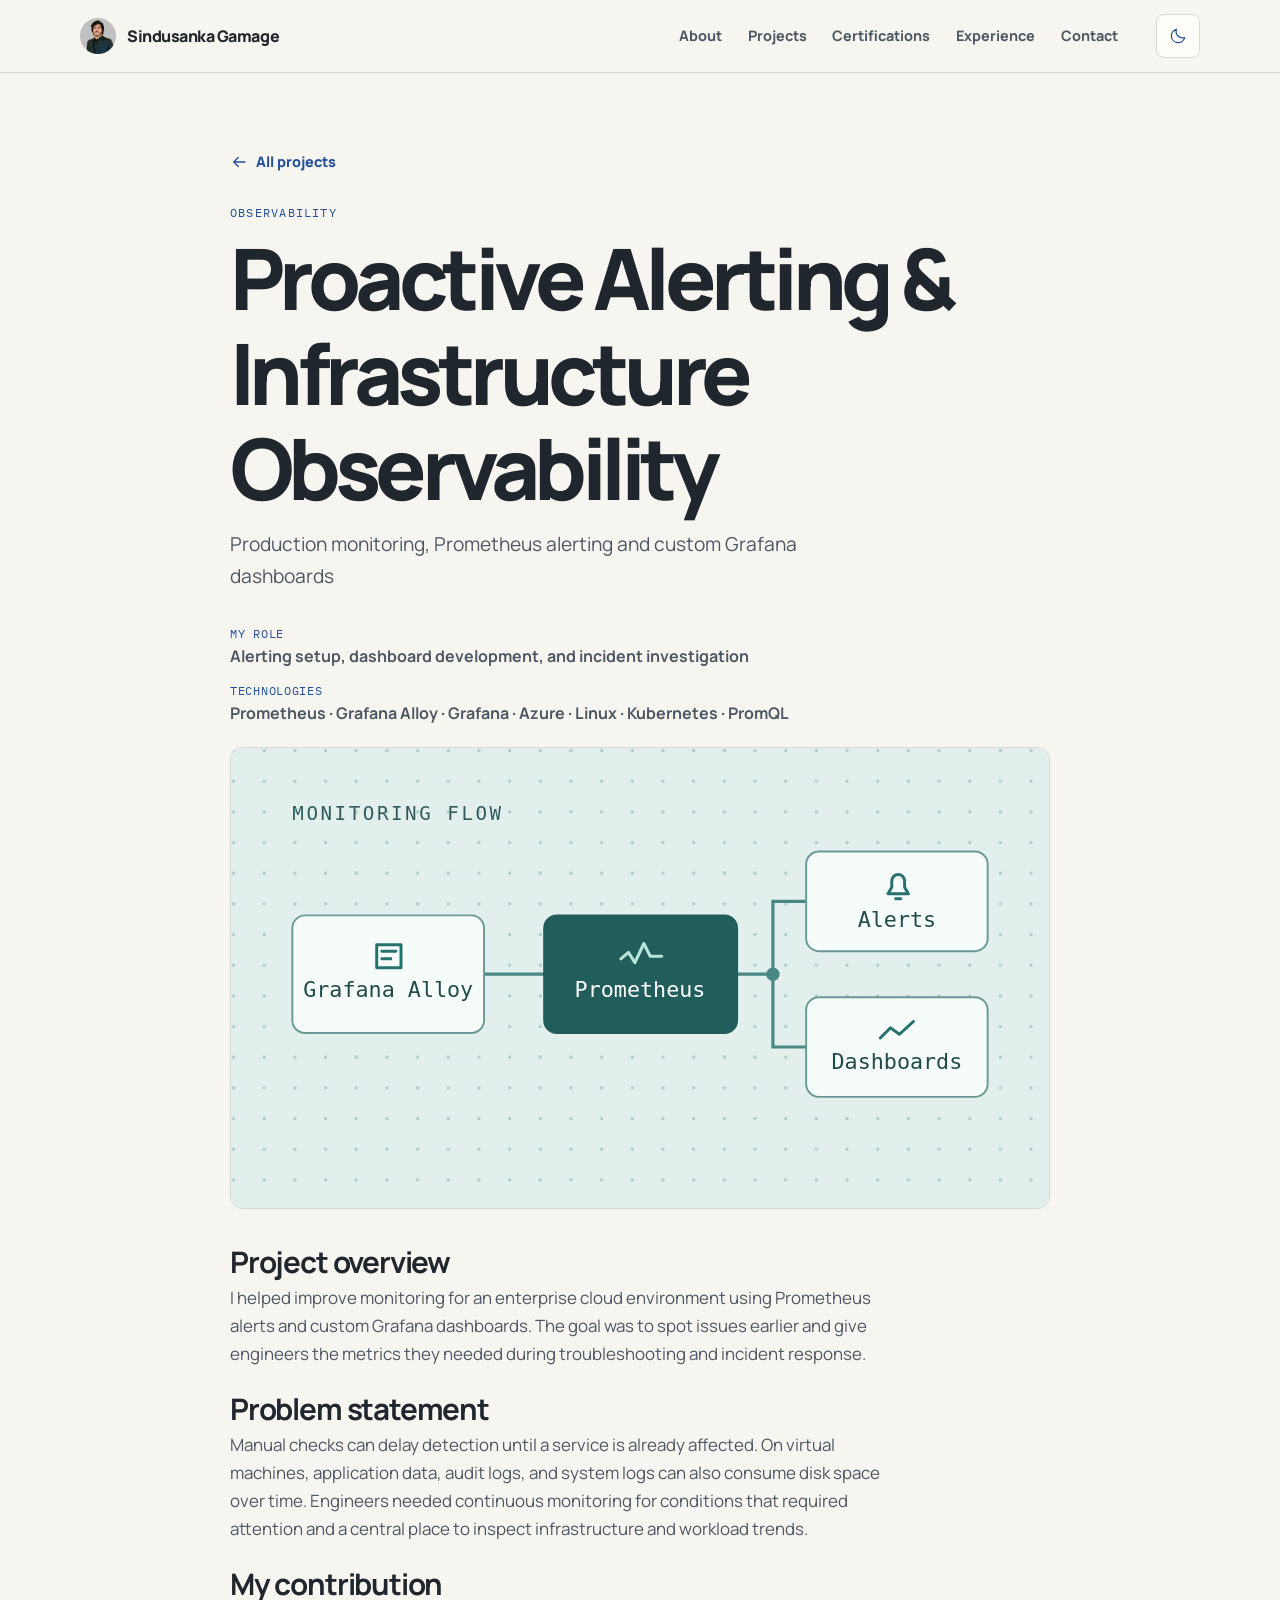
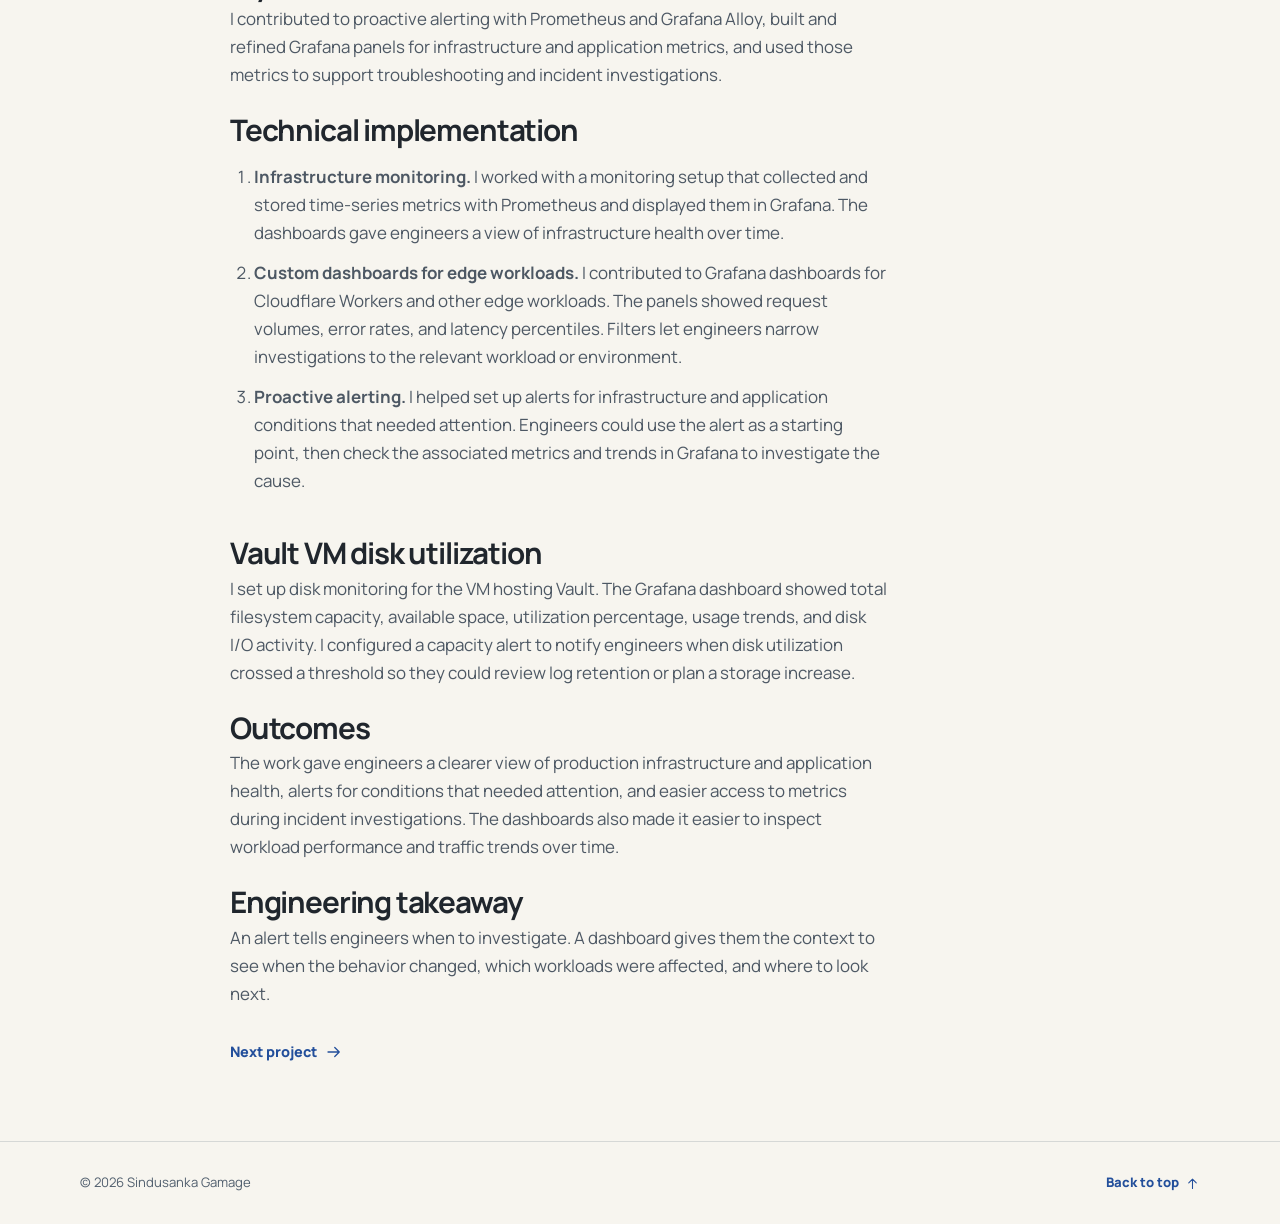
<file: projects/proactive-alerting-dashboards/index.html>
<!DOCTYPE html><html lang="en" id="top"><head><meta charset="utf-8"><meta name="viewport" content="width=device-width, initial-scale=1"><meta name="theme-color" content="#f7f5ef"><meta name="description" content="Helped set up Prometheus alerts and built Grafana dashboards to track production infrastructure health and Cloudflare Workers metrics."><meta name="author" content="Sindusanka Gamage"><title>Proactive Alerting &amp; Infrastructure Observability | Sindusanka Gamage</title><link rel="canonical" href="https://sindusanka.live/projects/proactive-alerting-dashboards/"><meta property="og:type" content="website"><meta property="og:title" content="Proactive Alerting &amp; Infrastructure Observability | Sindusanka Gamage"><meta property="og:description" content="Helped set up Prometheus alerts and built Grafana dashboards to track production infrastructure health and Cloudflare Workers metrics."><meta property="og:url" content="https://sindusanka.live/projects/proactive-alerting-dashboards/"><meta property="og:image" content="https://sindusanka.live/social.png"><meta property="og:image:width" content="1200"><meta property="og:image:height" content="630"><meta property="og:image:alt" content="Sindusanka Gamage, cloud infrastructure engineer, on a blue grid background"><meta name="twitter:card" content="summary_large_image"><link rel="icon" href="/favicon.svg" type="image/svg+xml"><script>
      try {
        if (localStorage.getItem('portfolio-theme') === 'dark') {
          document.documentElement.dataset.theme = 'dark';
          document.querySelector('meta[name="theme-color"]').content = '#121821';
        }
      } catch {}
    </script><link rel="stylesheet" href="/_astro/Base.CoAA3Rdn.css"><style>.cost-figure[data-astro-cid-qhya3bs7]{--chart-inset:clamp(.85rem, 3.5vw, 1.75rem);padding-top:var(--chart-inset);color:#e4e8f5;background:#18172d;border:1px solid #393956;border-radius:10px;grid-template-columns:minmax(0,1fr) auto;align-items:center;gap:.35rem .85rem;display:grid}figcaption[data-astro-cid-qhya3bs7]{margin-inline-start:var(--chart-inset)}figcaption[data-astro-cid-qhya3bs7] h2[data-astro-cid-qhya3bs7]{font-size:clamp(1.05rem,2.2vw,1.25rem);font-weight:700;line-height:1.2}figcaption[data-astro-cid-qhya3bs7] p[data-astro-cid-qhya3bs7]{color:#aeb9d1;margin-top:.25rem;font-size:.84rem}.cost-periods[data-astro-cid-qhya3bs7]{gap:.55rem;margin-inline-end:var(--chart-inset);display:flex}.cost-periods[data-astro-cid-qhya3bs7] button[data-astro-cid-qhya3bs7]{color:#aeb9d1;cursor:pointer;background:0 0;border:0;border-bottom:2px solid #0000;min-height:44px;padding:.3rem .4rem;font-size:.86rem;font-weight:650}.cost-periods[data-astro-cid-qhya3bs7] button[data-astro-cid-qhya3bs7]:hover{color:#fff}.cost-periods[data-astro-cid-qhya3bs7] button[data-astro-cid-qhya3bs7][aria-pressed=true]{color:#e4e8f5;border-color:#6adac7}.cost-periods[data-astro-cid-qhya3bs7] button[data-astro-cid-qhya3bs7]:focus-visible{outline-offset:2px;outline:2px solid #e8f2ff}.cost-plot[data-astro-cid-qhya3bs7],.cost-notes[data-astro-cid-qhya3bs7]{grid-column:1/-1}.cost-plot[data-astro-cid-qhya3bs7] svg{width:100%;height:auto;display:block}.cost-notes[data-astro-cid-qhya3bs7]{padding:.8rem var(--chart-inset);border-top:1px solid #393956}.cost-insight[data-astro-cid-qhya3bs7]{font-size:.91rem;line-height:1.5}.cost-insight[data-astro-cid-qhya3bs7] strong[data-astro-cid-qhya3bs7]{color:#9de3d7;white-space:nowrap}.cost-assumptions[data-astro-cid-qhya3bs7]{color:#aeb9d1;margin-top:.35rem;font-size:.79rem}@media (width<=540px){.cost-figure[data-astro-cid-qhya3bs7]{grid-template-columns:minmax(0,1fr);gap:.6rem}figcaption[data-astro-cid-qhya3bs7]{margin-inline:var(--chart-inset)}.cost-periods[data-astro-cid-qhya3bs7]{margin-inline:var(--chart-inset);justify-self:start}}
</style></head><body><a class="skip-link" href="#main">Skip to content</a><header class="site-header"><div class="shell header-inner"><a class="brand" href="/" aria-label="Sindusanka Gamage — home"><img class="brand-mark" src="/about-portrait.webp" alt="" width="36" height="36"><span>Sindusanka Gamage</span></a><nav class="desktop-nav" aria-label="Primary"><a href="/#about">About</a><a href="/#projects">Projects</a><a href="/#certifications">Certifications</a><a href="/#experience">Experience</a><a href="/#contact">Contact</a></nav><div class="header-controls"><button type="button" class="icon-button theme-control" aria-label="Switch to dark mode" data-theme-toggle hidden><svg class="theme-moon" aria-hidden="true" width="18" height="18" viewBox="0 0 24 24" fill="none" stroke="currentColor" stroke-width="1.7" stroke-linecap="round" stroke-linejoin="round"><path d="M20.9 14.1A8.7 8.7 0 0 1 9.9 3.1 9 9 0 1 0 20.9 14.1Z"></path></svg><svg class="theme-sun" aria-hidden="true" width="18" height="18" viewBox="0 0 24 24" fill="none" stroke="currentColor" stroke-width="1.7" stroke-linecap="round" stroke-linejoin="round"><path d="M12 2v2m0 16v2M2 12h2m16 0h2M4.9 4.9l1.4 1.4m11.4 11.4 1.4 1.4m0-14.2-1.4 1.4M6.3 17.7l-1.4 1.4M16 12a4 4 0 1 1-8 0 4 4 0 0 1 8 0Z"></path></svg></button><details class="mobile-nav" data-mobile-menu><summary class="icon-button" aria-label="Navigation menu"><svg class="menu-open-icon" aria-hidden="true" width="18" height="18" viewBox="0 0 24 24" fill="none" stroke="currentColor" stroke-width="1.7" stroke-linecap="round" stroke-linejoin="round"><path d="M4 8h16M4 16h16"></path></svg><svg class="menu-close-icon" aria-hidden="true" width="18" height="18" viewBox="0 0 24 24" fill="none" stroke="currentColor" stroke-width="1.7" stroke-linecap="round" stroke-linejoin="round"><path d="m6 6 12 12M6 18 18 6"></path></svg></summary><nav aria-label="Primary"><a href="/#about">About</a><a href="/#projects">Projects</a><a href="/#certifications">Certifications</a><a href="/#experience">Experience</a><a href="/#contact">Contact</a></nav></details></div></div></header><script type="module">var e=document.querySelector(`[data-mobile-menu]`),t=e?.querySelector(`summary`);e?.querySelectorAll(`nav a`).forEach(n=>{n.addEventListener(`click`,()=>{e.open=!1,t?.focus({preventScroll:!0})})}),e?.addEventListener(`keydown`,n=>{n.key===`Escape`&&e.open&&(e.open=!1,t?.focus())});var n=document.querySelector(`[data-theme-toggle]`),r=document.documentElement,i=document.querySelector(`meta[name="theme-color"]`);if(n){let e=()=>{let e=r.dataset.theme===`dark`?`light`:`dark`;n.setAttribute(`aria-label`,`Switch to ${e} mode`)};e(),n.hidden=!1,n.addEventListener(`click`,()=>{let t=r.dataset.theme===`dark`?`light`:`dark`;r.dataset.theme=t,i&&(i.content=t===`dark`?`#121821`:`#f7f5ef`),e();try{localStorage.setItem(`portfolio-theme`,t)}catch{}})}</script><main id="main" tabindex="-1"><article class="shell subpage case-study"><a class="text-link back-link" href="/projects/"><svg aria-hidden="true" width="18" height="18" viewBox="0 0 24 24" fill="none" stroke="currentColor" stroke-width="1.7" stroke-linecap="round" stroke-linejoin="round"><path d="M20 12H5m6 6-6-6 6-6"></path></svg> All projects</a><header class="subpage-heading"><p class="eyebrow section-index">Observability</p><h1>Proactive Alerting &amp; Infrastructure Observability</h1><p>Production monitoring, Prometheus alerting and custom Grafana dashboards</p></header><dl class="case-facts"><div><dt>My role</dt><dd>Alerting setup, dashboard development, and incident investigation</dd></div><div><dt>Technologies</dt><dd>Prometheus · Grafana Alloy · Grafana · Azure · Linux · Kubernetes · PromQL</dd></div></dl><figure class="case-diagram"><img src="/project-media/proactive-alerting-dashboards/monitoring-flow.svg" alt="Monitoring flow diagram showing Grafana Alloy and Prometheus connected to alerts and Grafana dashboards." width="640" height="360" decoding="async"></figure><div class="case-body"><section><h2>Project overview</h2><p>I helped improve monitoring for an enterprise cloud environment using Prometheus alerts and custom Grafana dashboards. The goal was to spot issues earlier and give engineers the metrics they needed during troubleshooting and incident response.</p></section><section><h2>Problem statement</h2><p>Manual checks can delay detection until a service is already affected. On virtual machines, application data, audit logs, and system logs can also consume disk space over time. Engineers needed continuous monitoring for conditions that required attention and a central place to inspect infrastructure and workload trends.</p></section><section><h2>My contribution</h2><p>I contributed to proactive alerting with Prometheus and Grafana Alloy, built and refined Grafana panels for infrastructure and application metrics, and used those metrics to support troubleshooting and incident investigations.</p></section><section><h2>Technical implementation</h2><ol class="case-steps"><li><strong>Infrastructure monitoring.</strong> I worked with a monitoring setup that collected and stored time-series metrics with Prometheus and displayed them in Grafana. The dashboards gave engineers a view of infrastructure health over time.</li><li><strong>Custom dashboards for edge workloads.</strong> I contributed to Grafana dashboards for Cloudflare Workers and other edge workloads. The panels showed request volumes, error rates, and latency percentiles. Filters let engineers narrow investigations to the relevant workload or environment.</li><li><strong>Proactive alerting.</strong> I helped set up alerts for infrastructure and application conditions that needed attention. Engineers could use the alert as a starting point, then check the associated metrics and trends in Grafana to investigate the cause.</li></ol></section><section><h2>Vault VM disk utilization</h2><p>I set up disk monitoring for the VM hosting Vault. The Grafana dashboard showed total filesystem capacity, available space, utilization percentage, usage trends, and disk I/O activity. I configured a capacity alert to notify engineers when disk utilization crossed a threshold so they could review log retention or plan a storage increase.</p></section><section><h2>Outcomes</h2><p>The work gave engineers a clearer view of production infrastructure and application health, alerts for conditions that needed attention, and easier access to metrics during incident investigations. The dashboards also made it easier to inspect workload performance and traffic trends over time.</p></section><section><h2>Engineering takeaway</h2><p>An alert tells engineers when to investigate. A dashboard gives them the context to see when the behavior changed, which workloads were affected, and where to look next.</p></section></div><a class="text-link case-next" href="/projects/finops-cost-optimization/">Next project <svg aria-hidden="true" width="18" height="18" viewBox="0 0 24 24" fill="none" stroke="currentColor" stroke-width="1.7" stroke-linecap="round" stroke-linejoin="round"><path d="M4 12h15m-6-6 6 6-6 6"></path></svg></a></article></main><footer class="site-footer"><div class="shell footer-inner"><span>© 2026 Sindusanka Gamage</span><a href="#top">Back to top <svg aria-hidden="true" width="15" height="15" viewBox="0 0 24 24" fill="none" stroke="currentColor" stroke-width="1.7" stroke-linecap="round" stroke-linejoin="round"><path d="M12 20V5m-6 6 6-6 6 6"></path></svg></a></div></footer></body></html>
</file>
<file: _astro/Base.CoAA3Rdn.css>
@font-face{font-family:IBM Plex Mono;font-style:normal;font-display:swap;font-weight:400;src:url(/_astro/ibm-plex-mono-latin-400-normal.DMJ8VG8y.woff2)format("woff2"),url(/_astro/ibm-plex-mono-latin-400-normal.CvHOgSBP.woff)format("woff")}@layer properties{@supports (((-webkit-hyphens:none)) and (not (margin-trim:block))) or ((-moz-orient:inline) and (not (color:rgb(from red r g b)))){*,:before,:after,::backdrop{--tw-rotate-x:initial;--tw-rotate-y:initial;--tw-rotate-z:initial;--tw-skew-x:initial;--tw-skew-y:initial;--tw-border-style:solid;--tw-outline-style:solid;--tw-ease:initial}}}@layer theme{:root,:host{--ease-out:cubic-bezier(0, 0, .2, 1);--default-transition-duration:.15s;--default-transition-timing-function:cubic-bezier(.4, 0, .2, 1)}}@layer utilities{.\!visible{visibility:visible!important}.visible{visibility:visible}.sr-only{clip-path:inset(50%);white-space:nowrap;border-width:0;width:1px;height:1px;margin:-1px;padding:0;position:absolute;overflow:hidden}.static{position:static}.block{display:block}.flex{display:flex}.grid{display:grid}.hidden{display:none}.inline{display:inline}.table{display:table}.transform{transform:var(--tw-rotate-x, ) var(--tw-rotate-y, ) var(--tw-rotate-z, ) var(--tw-skew-x, ) var(--tw-skew-y, )}.resize{resize:both}.flex-wrap{flex-wrap:wrap}.border{border-style:var(--tw-border-style);border-width:1px}.outline{outline-style:var(--tw-outline-style);outline-width:1px}.transition{transition-property:color,background-color,border-color,outline-color,text-decoration-color,fill,stroke,--tw-gradient-from,--tw-gradient-via,--tw-gradient-to,opacity,box-shadow,transform,translate,scale,rotate,filter,-webkit-backdrop-filter,backdrop-filter,display,content-visibility,overlay,pointer-events;transition-timing-function:var(--tw-ease,var(--default-transition-timing-function));transition-duration:var(--tw-duration,var(--default-transition-duration))}.ease-out{--tw-ease:var(--ease-out);transition-timing-function:var(--ease-out)}}@font-face{font-family:Manrope Variable;src:url(/_astro/manrope-latin-wght-normal.DHIcAJRg.woff2)format("woff2");font-display:swap;font-style:normal;font-weight:200 800}:root{color-scheme:light;--canvas:light-dark(#f7f5ef,#121821);--surface:light-dark(#fffdf8,#1a2330);--surface-soft:light-dark(#efeee8,#1f2b3a);--ink:light-dark(#20262d,#edf2f9);--muted:light-dark(#4d5864,#b2c0d1);--quiet:light-dark(#515f6e,#a5b6ca);--border:light-dark(#d6d8d6,#344459);--strong-border:light-dark(#a8b1bd,#61748c);--accent:light-dark(#234f9b,#a3c4ff);--accent-soft:light-dark(#e8edf8,#283a57);--button-bg:light-dark(#234f9b,#a3c4ff);--button-text:light-dark(#fff,#142644);--focus:light-dark(#164eab,#b7d2ff);--shadow:light-dark(#18294216,#0004);--mono:"IBM Plex Mono", ui-monospace, monospace;--body-font:"Manrope Variable", system-ui, sans-serif;--shell:1120px;--gutter:clamp(1.125rem, 5vw, 4rem);scroll-behavior:smooth;scroll-padding-top:5.5rem}:root[data-theme=dark]{color-scheme:dark}*,:before,:after{box-sizing:border-box}body{background:var(--canvas);color:var(--ink);font:400 1rem/1.65 var(--body-font);margin:0}h1,h2,h3,p,figure,pre,dl,dd{margin:0}h1,h2,h3{letter-spacing:-.04em;line-height:1.12}a{color:inherit}img{max-width:100%;height:auto;display:block}button{font:inherit}[hidden]{display:none!important}:focus-visible{outline:3px solid var(--focus);outline-offset:4px}::selection{background:var(--accent);color:var(--button-text)}.shell{width:min(calc(100% - var(--gutter) * 2), var(--shell));margin-inline:auto}.skip-link{z-index:10;top:.75rem;left:var(--gutter);background:var(--surface);color:var(--accent);border:1px solid var(--strong-border);border-radius:7px;padding:.6rem .9rem;position:fixed;transform:translateY(-180%)}.skip-link:focus{transform:none}#main:focus{outline:none}.site-header{z-index:5;border-bottom:1px solid var(--border);background:var(--canvas);position:sticky;inset-block-start:0}.header-inner{align-items:center;gap:clamp(1.25rem,3vw,2.5rem);min-height:72px;display:flex}.brand{letter-spacing:-.03em;flex:none;align-items:center;gap:.7rem;font-weight:800;text-decoration:none;display:inline-flex}.brand-mark{object-fit:cover;object-position:center 22%;border-radius:50%;width:36px;height:36px}.desktop-nav{align-items:center;gap:clamp(.75rem,2vw,1.65rem);margin-left:auto;display:flex}.desktop-nav a,.mobile-nav nav a{color:var(--muted);font-size:.9rem;font-weight:750;text-decoration:none}.desktop-nav a{padding-block:.6rem}.desktop-nav a:hover,.mobile-nav nav a:hover{color:var(--accent);text-underline-offset:.3em;text-decoration:underline}.header-controls{align-items:center;gap:.45rem;display:flex}.theme-control .theme-sun,:root[data-theme=dark] .theme-moon{display:none}:root[data-theme=dark] .theme-sun{display:block}.icon-button{border:1px solid var(--border);background:var(--surface);width:44px;height:44px;color:var(--accent);cursor:pointer;border-radius:8px;flex:none;place-items:center;padding:0;text-decoration:none;transition:background-color .16s,border-color .16s;display:inline-grid}.icon-button:hover{border-color:var(--strong-border);background:var(--accent-soft)}.mobile-nav,.mobile-nav .menu-close-icon,.mobile-nav[open] .menu-open-icon{display:none}.mobile-nav[open] .menu-close-icon{display:block}.mobile-nav summary{list-style:none}.mobile-nav summary::-webkit-details-marker{display:none}.hero{grid-template-columns:minmax(0,1.13fr) minmax(0,1fr);align-items:center;gap:clamp(1.75rem,6vw,5rem);padding-block:clamp(4rem,6.7vw,6.15rem);display:grid}.eyebrow{font:400 .73rem/1.5 var(--mono);letter-spacing:.105em;text-transform:uppercase}.hero-eyebrow{color:var(--accent);align-items:center;gap:.6rem;margin-bottom:1.4rem;display:flex}.hero-eyebrow span{border:1px solid var(--accent);width:8px;height:8px;box-shadow:0 0 0 3px var(--accent-soft);border-radius:50%}.hero h1{letter-spacing:-.075em;font-size:clamp(3.25rem,6.3vw,5.75rem);font-weight:800;line-height:.98}.hero h1 span{color:var(--muted);letter-spacing:-.045em;margin-bottom:.65rem;font-size:clamp(1.25rem,2.5vw,1.75rem);font-weight:650;display:block}.hero h1 em{color:var(--accent);font-style:normal;display:block}.hero-description{max-width:34ch;color:var(--muted);margin-top:1.45rem;font-size:clamp(1.05rem,1.7vw,1.2rem);line-height:1.58}.hero-actions{gap:.65rem;margin-top:1.6rem}.button{border:1px solid #0000;border-radius:8px;justify-content:center;align-items:center;gap:.65rem;min-height:46px;padding:.62rem 1.05rem;font-size:.9rem;font-weight:800;text-decoration:none;transition:background-color .16s,border-color .16s,box-shadow .16s;display:inline-flex}.primary-button{background:var(--button-bg);color:var(--button-text)}.primary-button:hover{box-shadow:0 4px 12px var(--shadow);background:light-dark(#193c7a,#c2d8ff)}.secondary-button{border-color:var(--strong-border);background:var(--surface);color:var(--ink)}.secondary-button:hover{background:var(--accent-soft);border-color:var(--accent)}.location{color:var(--quiet);align-items:center;gap:.4rem;margin-top:1.3rem;font-size:.83rem;font-weight:700;display:flex}.page-section{border-top:1px solid var(--border);padding-block:clamp(2.5rem,6vw,4.5rem)}.section-heading{justify-content:space-between;align-items:end;gap:1rem;margin-bottom:clamp(1.15rem,3vw,2rem);display:flex}.section-index{color:var(--accent);margin-bottom:.55rem}.section-heading h2,.contact-panel h2{font-size:clamp(2.15rem,4.3vw,3.45rem);font-weight:800}.text-link{color:var(--accent);align-items:center;gap:.5rem;font-size:.9rem;font-weight:800;text-decoration:none;display:inline-flex}.text-link:hover{text-underline-offset:.27em;text-decoration:underline}.text-link svg{flex:none}.section-link{flex:none;padding-block:.4rem}.project-grid{grid-template-columns:repeat(2,minmax(0,1fr));gap:clamp(.85rem,2vw,1.4rem);display:grid}.project-card{--project-ink:var(--accent);--project-tint:var(--accent-soft);--diagram-surface:#dbe7f8;border:1px solid var(--border);background:var(--surface);border-radius:12px;flex-direction:column;transition:border-color .16s;display:flex;position:relative;overflow:hidden}.project-card[data-tone=teal]{--project-ink:light-dark(#285e58,#aadbd0);--project-tint:light-dark(#e5f0eb,#203c39);--diagram-surface:#e2efec}.project-card[data-tone=amber]{--project-ink:light-dark(#765323,#edcc9d);--project-tint:light-dark(#f4ead9,#3f3225);--diagram-surface:#f2e9d9}.project-card:has(.project-link):is(:hover,:focus-within){border-color:var(--project-ink)}.project-featured{grid-column:1/-1;grid-template-columns:minmax(0,.85fr) minmax(0,1fr);display:grid}.project-content{border-inline-start:3px solid var(--project-ink);flex-direction:column;flex:1;align-items:start;padding:clamp(1.15rem,3.15vw,2.5rem);display:flex}@supports (color:color-mix(in lab, red, red)){.project-content{border-inline-start:3px solid color-mix(in srgb, var(--project-ink) 55%, var(--surface))}}.project-meta{color:var(--project-ink);font:400 .71rem/1.35 var(--mono);letter-spacing:.055em;text-transform:uppercase;align-items:center;gap:.6rem;margin-bottom:.85rem;display:flex}.project-number{background:var(--project-tint);border-radius:3px;padding:.2rem .4rem}.project-card h3{text-wrap:balance;max-width:23ch;font-size:clamp(1.5rem,3vw,2.3rem);font-weight:800}.project-featured h3{font-size:clamp(1.85rem,3.6vw,2.9rem)}.project-summary{max-width:44ch;color:var(--muted);margin-top:.7rem}.tags{flex-wrap:wrap;gap:.35rem;margin:.95rem 0 1.15rem;padding:0;list-style:none;display:flex}.tags li{background:var(--surface-soft);color:var(--muted);border-radius:4px;padding:.23rem .5rem;font-size:.73rem;font-weight:750}.project-link,.project-role{border-top:1px solid var(--border);align-self:stretch;margin-top:auto;padding-top:.8rem}.project-link{color:var(--project-ink);justify-content:space-between}.project-link:after{content:"";position:absolute;inset:0}.project-link:focus-visible{outline:none}.project-card:has(.project-link:focus-visible){outline:3px solid var(--focus);outline-offset:4px}.project-role{color:var(--quiet);font-size:.88rem}.project-media{border-block-end:1px solid var(--border);background:var(--diagram-surface);order:-1;align-items:center;display:grid}.project-media img{width:100%}.project-featured .project-media{border-block-end:0;border-inline-start:1px solid var(--border);order:0}.credential-list{grid-template-columns:repeat(2,minmax(0,1fr));gap:.7rem;margin:0;padding:0;list-style:none;display:grid}.credential{border:1px solid var(--border);background:var(--surface);border-radius:8px;grid-template-columns:52px minmax(0,1fr) auto;align-items:center;gap:clamp(.7rem,1.6vw,1rem);padding:.85rem 1rem;display:grid}.credential:focus-within{border-color:var(--strong-border)}.credential-mark{aspect-ratio:1;background:var(--accent-soft);width:52px;color:var(--accent);font:400 .74rem var(--mono);border-radius:5px;place-items:center;display:grid}.credential-issuer{color:var(--quiet);margin-bottom:.2rem;font-size:.77rem;font-weight:750}.credential h3{letter-spacing:-.02em;font-size:1.02rem;line-height:1.32}.credential-link{background:0 0}.credential-verification{position:relative}.credential-verification .credential-link:after{content:"";position:absolute;inset:0}.timeline{--date-width:clamp(9.2rem, 20vw, 15rem);margin:0;padding:0;list-style:none;display:grid}.timeline-entry{grid-template-columns:var(--date-width) 1fr;gap:1.7rem;padding-bottom:2rem;display:grid;position:relative}.timeline-entry:last-child{padding-bottom:0}.timeline-entry:before{left:var(--date-width);content:"";background:var(--strong-border);width:1px;position:absolute;top:.7rem;bottom:-.7rem}.timeline-entry:last-child:before{display:none}.timeline-entry:after{left:calc(var(--date-width) - 5px);content:"";border:2px solid var(--accent);background:var(--canvas);border-radius:50%;width:11px;height:11px;position:absolute;top:.37rem}.timeline-entry:first-child:after{background:var(--accent);box-shadow:0 0 0 4px var(--accent-soft)}.job-date{color:var(--accent);font:400 .77rem/1.5 var(--mono);align-content:start;gap:.25rem;padding-top:.15rem;padding-right:.8rem;display:grid}.job-date span+span{color:var(--quiet);font:700 .8rem/1.5 var(--body-font)}.job-detail{border-bottom:1px solid var(--border);padding:0 .5rem 1.35rem 0}.timeline-entry:last-child .job-detail{border:0;padding-bottom:0}.job-detail h3{font-size:clamp(1.3rem,2.4vw,1.8rem);font-weight:800}.job-employer{color:var(--accent);margin-top:.35rem;font-size:.93rem;font-weight:800}.job-employer span,.job-team{color:var(--muted);font-weight:700}.job-team{font-size:.88rem}.job-detail ul{color:var(--muted);gap:.25rem;margin:.65rem 0 0;padding-left:1.1rem;display:grid}.job-detail li::marker{color:var(--accent)}.about-grid{grid-template-columns:minmax(0,38rem) auto;justify-content:start;align-items:center;gap:clamp(1.25rem,5vw,4rem);display:grid}.bio{max-width:62ch;color:var(--muted);font-size:1.07rem}.about-portrait{border:1px solid var(--border);border-radius:12px;width:9.25rem}.education ul{margin:0;padding:0;list-style:none}.education li{border-top:1px solid var(--border);justify-content:space-between;gap:.5rem 1.5rem;padding-block:.9rem;display:flex}.education li p{color:var(--muted);font-size:.87rem}.education-date{font-family:var(--mono);flex:none}.contact-panel{border:1px solid var(--border);background:var(--accent-soft);border-radius:14px;justify-content:space-between;align-items:center;gap:1.5rem;padding:clamp(1.35rem,5.2vw,3.6rem);display:flex}.contact-description{color:var(--muted);margin-top:.65rem}.contact-actions{flex-direction:column;flex:none;align-items:stretch;gap:.6rem;display:flex}.contact-actions .button{overflow-wrap:anywhere}.site-footer{border-top:1px solid var(--border)}.footer-inner{color:var(--quiet);justify-content:space-between;align-items:center;gap:1rem;padding-block:1.2rem;font-size:.82rem;display:flex}.footer-inner a{min-height:44px;color:var(--accent);align-items:center;gap:.35rem;font-weight:800;text-decoration:none;display:inline-flex}.footer-inner a:hover{text-decoration:underline}.subpage{padding-block:clamp(2.5rem,6vw,5.5rem)}.subpage-heading{max-width:48rem;margin-block:1.65rem 2rem}.subpage-heading h1{letter-spacing:-.065em;font-size:clamp(2.6rem,6.7vw,5.3rem);font-weight:800}.subpage-heading>p:last-child{max-width:55ch;color:var(--muted);margin-top:.85rem;font-size:clamp(1rem,1.7vw,1.2rem)}.case-study{max-width:820px}.case-facts{flex-wrap:wrap;gap:.8rem 2rem;margin-bottom:1.3rem;display:flex}.case-facts dt{color:var(--accent);font:400 .73rem/1.55 var(--mono);letter-spacing:.06em;text-transform:uppercase}.case-facts dd{color:var(--muted);font-weight:700}.case-diagram img{border:1px solid var(--border);border-radius:12px;width:100%}.case-body{grid-template-columns:minmax(0,1fr);gap:1.5rem;margin-top:2.25rem;display:grid}.case-body h2{margin-bottom:.35rem;font-size:clamp(1.35rem,2.8vw,1.85rem)}.case-body p,.case-steps{max-width:66ch;color:var(--muted);font-size:1.06rem}.case-steps{gap:.75rem;padding-inline-start:1.5rem;list-style:decimal;display:grid}.case-table-scroll{border:1px solid var(--border);border-radius:8px;margin-block:.85rem .65rem;overflow-x:auto}.case-table{border-collapse:collapse;background:var(--surface);text-align:start;font-variant-numeric:tabular-nums;width:100%;min-width:30rem;font-size:.9rem}.case-table caption{background:var(--surface);color:var(--muted);text-align:start;padding:.55rem .75rem}.case-table th,.case-table td{border-top:1px solid var(--border);text-align:start;padding:.5rem .75rem}.case-table thead{background:var(--surface-soft)}.case-table td{color:var(--muted)}.case-body .case-note{font-size:.93rem}.case-next{margin-top:2rem}.error-page{min-height:57vh}@media (width<=800px){:root{scroll-padding-top:1rem}.site-header{position:relative}.header-inner{justify-content:space-between;gap:.5rem;min-height:64px}.desktop-nav{display:none}.header-controls:has(>[hidden]){display:flex}.mobile-nav{display:block}.mobile-nav nav{top:100%;left:var(--gutter);right:var(--gutter);border:1px solid var(--strong-border);background:var(--surface);box-shadow:0 12px 24px var(--shadow);border-radius:0 0 10px 10px;padding:.4rem;display:grid;position:absolute}.mobile-nav nav a{min-height:44px;padding:.55rem .75rem}.mobile-nav nav a+a{border-top:1px solid var(--border)}.hero{grid-template-columns:1fr 1fr;gap:clamp(1rem,4vw,2rem)}.hero h1{font-size:clamp(2.8rem,7vw,4.2rem)}.section-heading h2,.contact-panel h2{font-size:clamp(2.1rem,5.4vw,3rem)}}@media (width<=620px){.hero{grid-template-columns:1fr;gap:1.9rem;padding-block:2.75rem 2.5rem}.hero-eyebrow{margin-bottom:1.1rem}.hero h1{font-size:clamp(2.8rem,11.8vw,4.5rem)}.hero-description{margin-top:1.15rem}.hero-actions{margin-top:1.25rem}.location{margin-top:.95rem}.section-heading{flex-direction:column;align-items:start;gap:.4rem}.project-grid,.project-featured,.credential-list,.about-grid{grid-template-columns:1fr}.about-portrait{width:7rem}.project-featured .project-media{border-block-end:1px solid var(--border);border-inline-start:0;order:-1}.project-card h3{text-wrap:initial;max-width:none}.timeline-entry{grid-template-columns:1fr;gap:.5rem;padding:0 0 1.6rem 1.3rem}.timeline-entry:before{left:4px}.timeline-entry:after{left:-1px}.job-date{flex-wrap:wrap;gap:.1rem .55rem;display:flex}.education li{flex-direction:column}.contact-panel{flex-direction:column;align-items:stretch;gap:1.05rem}.contact-actions{align-items:start}}@media (width<=360px){.brand{gap:.3rem;font-size:.8rem}.brand-mark{width:30px;height:30px}.header-controls{gap:.25rem}.credential{grid-template-columns:44px minmax(0,1fr) auto;gap:.55rem;padding-inline:.65rem}.credential-mark{width:44px}}@media (prefers-reduced-motion:reduce){:root{scroll-behavior:auto}*,:before,:after{transition:none!important;animation:none!important}}@property --tw-rotate-x{syntax:"*";inherits:false}@property --tw-rotate-y{syntax:"*";inherits:false}@property --tw-rotate-z{syntax:"*";inherits:false}@property --tw-skew-x{syntax:"*";inherits:false}@property --tw-skew-y{syntax:"*";inherits:false}@property --tw-border-style{syntax:"*";inherits:false;initial-value:solid}@property --tw-outline-style{syntax:"*";inherits:false;initial-value:solid}@property --tw-ease{syntax:"*";inherits:false}
</file>
<file: _astro/index.Bq7iFJqW.css>
.manifest[data-astro-cid-53fjrrnv]{--panel-line:#26385a;--panel-punctuation:#8fa2bf;--pending-color:#e9b24f;--synced-color:#43d39b;--sync-step:.22s;--sync-start:.9s;--sync-end:calc(var(--line-count) * var(--sync-step) + var(--sync-start));border:1px solid var(--panel-line);color:#d9e4f5;min-width:0;font:400 .8rem/1.65 var(--mono);background:light-dark(#14213a,#0a1426);border-radius:20px;overflow:hidden;box-shadow:0 32px 60px -28px #14213aa6}.manifest-bar[data-astro-cid-53fjrrnv]{border-bottom:1px solid var(--panel-line);justify-content:space-between;align-items:center;gap:.5rem;padding:.8rem 1.1rem;display:flex}.manifest-lines[data-astro-cid-53fjrrnv]{margin:0;padding:1.1rem 0;font-size:clamp(.75rem,1.1vw,.875rem);line-height:1.8;list-style:none}.manifest-line[data-astro-cid-53fjrrnv]{grid-template-columns:clamp(1.75rem,3.5vw,2.25rem) minmax(0,1fr);align-items:baseline;padding-right:.85rem;display:grid}.line-dot[data-astro-cid-53fjrrnv]{background:var(--synced-color);border-radius:50%;place-self:center;width:.5rem;height:.5rem}.line-text[data-astro-cid-53fjrrnv]{font:inherit;white-space:pre-wrap;overflow-wrap:anywhere}.yaml-key[data-astro-cid-53fjrrnv]{color:#92b0ff}.yaml-value[data-astro-cid-53fjrrnv]{color:#9fe3c0}.yaml-punctuation[data-astro-cid-53fjrrnv]{color:var(--panel-punctuation)}.manifest-footer[data-astro-cid-53fjrrnv]{border-top:1px solid var(--panel-line);color:var(--panel-punctuation);padding:.8rem 1.1rem;font-size:.78rem}.swap[data-astro-cid-53fjrrnv]{display:grid}.swap[data-astro-cid-53fjrrnv]>span[data-astro-cid-53fjrrnv]{grid-area:1/1}.status[data-astro-cid-53fjrrnv]{justify-content:end;align-items:center;gap:.45rem;font-size:.78rem;display:inline-flex}.status[data-astro-cid-53fjrrnv]:before{content:"";background:currentColor;border-radius:50%;width:.5rem;height:.5rem}.status-pending[data-astro-cid-53fjrrnv]{color:var(--pending-color)}.status-synced[data-astro-cid-53fjrrnv]{color:var(--synced-color)}.pending[data-astro-cid-53fjrrnv]{display:none}@media (prefers-reduced-motion:no-preference){.line-dot[data-astro-cid-53fjrrnv]{animation:.6s ease-out both profile-sync-dot;animation-delay:calc(var(--line-index) * var(--sync-step) + var(--sync-start))}.pending[data-astro-cid-53fjrrnv]{animation:profile-fade-out .2s var(--sync-end) both;display:block}.status-pending[data-astro-cid-53fjrrnv]{display:inline-flex}.settled[data-astro-cid-53fjrrnv]{animation:profile-fade-in .3s var(--sync-end) both}}@keyframes profile-sync-dot{0%{background:var(--pending-color);transform:scale(.8)}60%{transform:scale(1.6)}to{background:var(--synced-color);transform:scale(1)}}@keyframes profile-fade-out{to{opacity:0}}@keyframes profile-fade-in{0%{opacity:0}}.hero{isolation:isolate;min-height:650px;position:relative}.hero-grid-background{z-index:-1;pointer-events:none;background:radial-gradient(circle at var(--spot-x,67%) var(--spot-y,38%), light-dark(#5a8ed620,#70a7ff20), transparent 215px), linear-gradient(to right, light-dark(#315d9c15,#8cb4ef17) 1px, transparent 1px), linear-gradient(to bottom, light-dark(#315d9c15,#8cb4ef17) 1px, transparent 1px);background-size:auto,48px 48px,48px 48px;position:absolute;inset:4% 0;mask-image:radial-gradient(#000 30%,#0000 72%)}.hero .hero-eyebrow{font:750 1rem/1.45 var(--body-font);letter-spacing:0;text-transform:none}.hero h1 .name-line{color:var(--ink);font:inherit;font-weight:800;display:grid}.name-line[data-name]:before{visibility:hidden;content:attr(data-name);grid-area:1/1}.hero h1 .name-line>span{min-width:0;color:inherit;font:inherit;letter-spacing:inherit;grid-area:1/1;margin:0}.typing:after{background:var(--accent);content:"";width:3px;height:.78em;margin-inline-start:4px;animation:.65s step-end infinite name-caret;display:inline-block}@keyframes name-caret{50%{opacity:0}}.page-section{border-top:0}.about-grid{grid-template-columns:260px minmax(0,1fr);gap:clamp(1.75rem,5vw,4.5rem)}.about-gallery{width:100%;min-width:0;position:relative}.about-photo-frame{aspect-ratio:1/1.05;border:1px solid var(--border);background:var(--surface);border-radius:16px;display:grid;position:relative;overflow:hidden;transform:rotate(-1.5deg)}.about-photo-frame img{object-fit:cover;opacity:0;grid-area:1/1;width:100%;height:100%;transition:opacity .75s}.about-photo-frame img[data-photo-active=true]{z-index:1;opacity:1}.about-photo-next{z-index:4;cursor:pointer;background:0 0;border:0;width:100%;position:absolute;inset:0}.about-photo-next:focus-visible{outline-offset:-6px}.about-photo-pause{z-index:5;background:var(--surface);opacity:0;pointer-events:none;border-radius:6px;position:absolute;inset:.6rem .6rem auto auto}.about-photo-pause:focus-visible{opacity:1;pointer-events:auto}.about-photo-frame.photo-scanning img[data-photo-active=true]{animation:1.1s ease-out both about-photo-decode}.about-photo-frame.photo-scanning:before,.about-photo-frame.photo-scanning:after{z-index:2;pointer-events:none;content:"";position:absolute;inset:0}.about-photo-frame.photo-scanning:before{background:repeating-linear-gradient(#0000 0 5px,#80b7ef24 5px 6px);animation:1.1s ease-out both about-photo-lines}.about-photo-frame.photo-scanning:after{background:linear-gradient(#0000,#a5d3fa70,#0000);height:30px;animation:1s ease-out both about-photo-sweep}@keyframes about-photo-decode{0%{filter:blur(7px)saturate(.35);transform:scale(1.04)}35%{filter:blur(3px)saturate(.7);transform:translate(1px)scale(1.02)}45%{transform:translate(-1px)scale(1.02)}to{filter:blur()saturate();transform:scale(1)}}@keyframes about-photo-lines{0%,65%{opacity:.65}to{opacity:0}}@keyframes about-photo-sweep{0%{transform:translateY(-30px)}to{transform:translateY(285px)}}.bio{color:var(--ink);font-size:clamp(1rem,1.6vw,1.125rem);line-height:1.8}.project-carousel .project-grid{touch-action:pan-y pinch-zoom;grid-template-columns:minmax(0,1fr);place-items:stretch center;padding-block:6px;display:grid;overflow:hidden}.project-carousel .project-card{opacity:0;border-radius:16px;grid-area:1/1;grid-template-columns:minmax(0,1fr) minmax(0,1fr);width:84%;min-width:0;transition:transform .65s cubic-bezier(.22,.68,.12,1),opacity .45s;display:grid}.project-carousel .project-card[data-position=active]{z-index:2;opacity:1;transform:translateX(var(--drag-x,0px))}.project-carousel .project-card[data-position=previous]{opacity:.42;transform:translate(-92%)scale(.9)}.project-carousel .project-card[data-position=next]{opacity:.42;transform:translate(92%)scale(.9)}.project-carousel .project-card[data-position=off]{visibility:hidden}.project-carousel .project-grid.dragging{cursor:grabbing;user-select:none}.project-carousel .project-grid.dragging .project-card{transition:none}.project-carousel .project-content{border:0;min-width:0}.project-carousel .project-card h3{font-size:clamp(1.55rem,2.9vw,2.5rem)}.project-carousel .project-meta{font:750 .83rem/1.45 var(--body-font);letter-spacing:0;text-transform:none}.project-carousel .project-number{display:none}.project-carousel .project-card .project-media{border:0;border-inline-start:1px solid var(--border);order:0}.project-carousel .project-link:focus-visible{outline:2px solid var(--focus);outline-offset:3px}.project-carousel .project-card:has(.project-link:focus-visible){outline-offset:-3px}.carousel-opening .project-card[data-position=active]{animation:1.1s cubic-bezier(.22,.68,.12,1) both project-open-center}.carousel-opening .project-card[data-position=previous]{animation:1.15s cubic-bezier(.22,.68,.12,1) both project-open-left}.carousel-opening .project-card[data-position=next]{animation:1.15s cubic-bezier(.22,.68,.12,1) both project-open-right}@keyframes project-open-center{0%{opacity:.65;transform:translateY(12px)scale(.98)}}@keyframes project-open-left{0%{opacity:0;transform:translate(-36%)scale(.91)}}@keyframes project-open-right{0%{opacity:0;transform:translate(36%)scale(.91)}}.carousel-controls,.carousel-dots{justify-content:center;align-items:center;display:flex}.carousel-controls{flex-wrap:wrap;gap:.65rem;margin-top:1.15rem}.carousel-controls .icon-button{border-radius:50%}.carousel-dot{cursor:pointer;background:0 0;border:0;place-items:center;width:28px;height:44px;padding:0;display:grid}.carousel-dot:before{background:var(--strong-border);content:"";border-radius:6px;width:7px;height:7px;transition:width .2s,background-color .2s}.carousel-dot[aria-current=true]:before{background:var(--accent);width:19px}.carousel-pause{min-height:44px;color:var(--muted);cursor:pointer;background:0 0;border:0;padding-inline:.45rem;font-size:.82rem;font-weight:750}.carousel-pause:hover{text-decoration:underline}.vendor-mark{background:#eef1f5;border-radius:10px}.vendor-mark img{object-fit:contain;width:min(68%,34px);height:34px}.servicenow-mark{color:light-dark(#225542,#b6e3cc);background:light-dark(#d9f3e4,#223c32)}.education li{background:var(--surface);border:0;border-radius:8px;padding:1rem 1.25rem}.education li+li{margin-top:.6rem}.timeline{--timeline-progress:0;position:relative}.timeline:after{top:.7rem;bottom:1rem;left:var(--date-width);background:var(--accent);width:1px;transform:scaleY(var(--timeline-progress));transform-origin:top;content:"";position:absolute}.timeline-entry:after{z-index:1}.timeline-entry.passed:after{background:var(--accent)}.revealed{animation:section-enter .58s ease-out var(--reveal-delay,0s) backwards}@keyframes section-enter{0%{transform:translateX(var(--reveal-x,0px));opacity:.65}}.contact-panel{isolation:isolate;text-align:center;background:var(--surface);border-radius:24px;flex-direction:column;justify-content:center;align-items:center;min-height:340px;position:relative;overflow:hidden}.contact-panel:before{z-index:-1;pointer-events:none;content:"";background:radial-gradient(circle,light-dark(#557aa844,#8eb6f650) 1px,#0000 1.5px) 0 0/17px 17px;animation:4s ease-in-out both contact-dots;position:absolute;inset:0;mask-image:radial-gradient(#0000 14%,#000 75%)}@keyframes contact-dots{50%{opacity:.45}}.contact-actions{flex-flow:wrap;justify-content:center}.linkedin-logo{color:light-dark(#0a66c2,#82b8f0);flex:none;width:19px;height:19px}@media (width<=800px){.hero{min-height:560px}.project-carousel .project-card{width:90%}}@media (width<=620px){.hero{min-height:0}.hero-grid-background{inset-block-end:35%}.about-grid{grid-template-columns:minmax(0,1fr);gap:1rem}.about-gallery{width:min(100%,240px);margin-inline:auto}.project-carousel .project-card{grid-template-columns:minmax(0,1fr);width:100%}.project-carousel .project-card .project-media{border-inline-start:0;border-block-end:1px solid var(--border);order:-1}.project-carousel .project-card:not([data-position=active]){opacity:0}.timeline:after{left:4px}.contact-actions{align-items:center}}@media (prefers-reduced-motion:reduce){.typing:after,.carousel-pause{display:none}.about-photo-frame{transform:none}.about-photo-frame img{transition:none}.about-photo-frame.photo-scanning:before,.about-photo-frame.photo-scanning:after{display:none}.hero-grid-background{--spot-x:67%!important;--spot-y:38%!important}}
</file>
